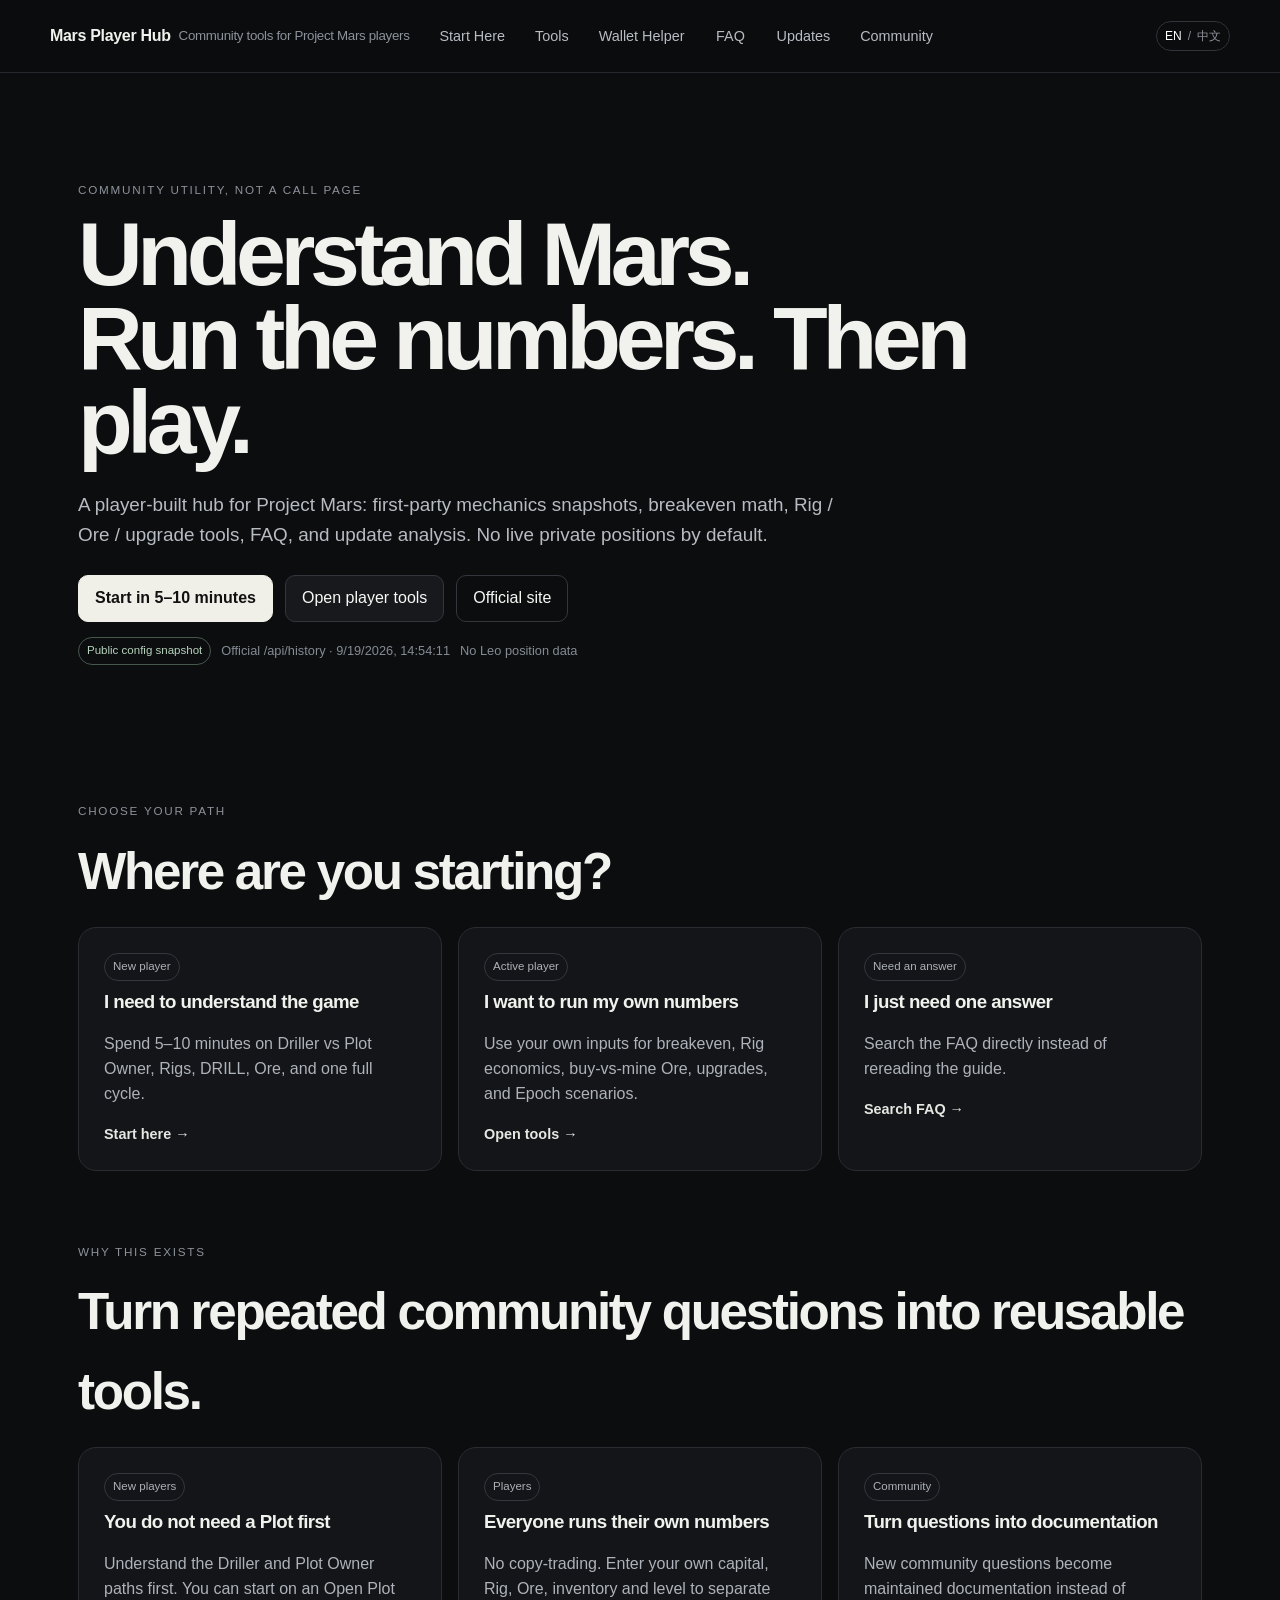
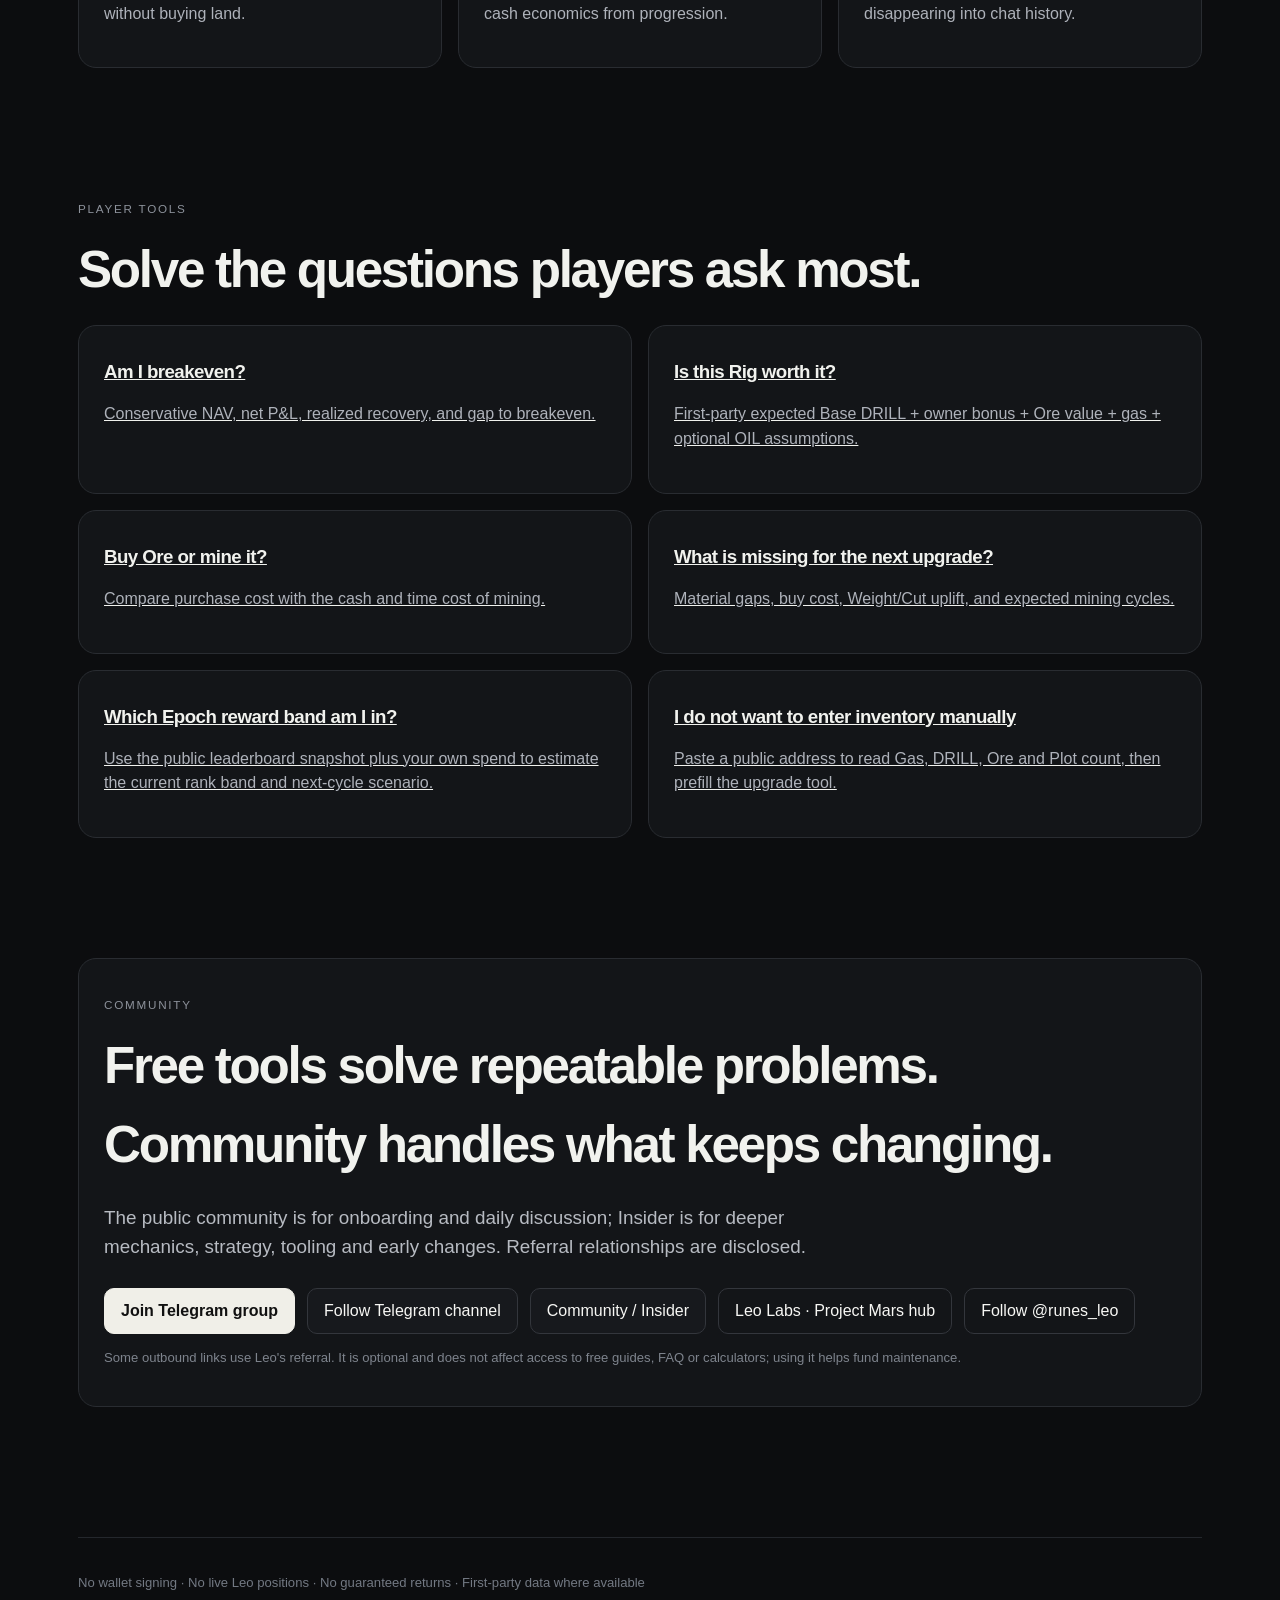
<file: index.html>
<!doctype html><html lang="zh-CN"><head><meta charset="utf-8"><meta name="viewport" content="width=device-width,initial-scale=1"><title>Mars Player Hub</title><link rel="stylesheet" href="./styles.css"></head><body>
<header class="nav"><a class="brand" href="./">Mars Player Hub <small>Project Mars 中文玩家中心</small></a><nav aria-label="主导航"><a href="./start.html">新手入门</a><a href="./tools.html">工具</a><a href="./wallet.html">钱包助手</a><a href="./faq.html">问答</a><a href="./updates.html">更新</a><a href="#community">社区</a></nav></header>
<main class="shell"><section class="hero"><p class="eyebrow">Community utility, not a call page</p><h1>看懂 Mars。<br>算清楚。再开始玩。</h1><p class="lede">给 Project Mars 新玩家和活跃玩家的中文上手中心：官方机制快照、自己的回本计算、Rig / Ore / 升级工具、FAQ 和更新解读。默认不展示任何人的实时仓位。</p><div class="actions"><a class="btn primary" href="./start.html">5–10 分钟入门</a><a class="btn" href="./tools.html">打开玩家工具</a><a class="btn ghost" data-track="official" href="https://leolabs.me/go/project-mars" target="_blank" rel="noreferrer">官方入口</a></div><div id="freshness" class="sourcebar"></div></section>
<section class="section quick-paths"><p class="eyebrow">Choose your path</p><h2 class="section-title">你现在是哪种情况？</h2><div class="grid"><a class="card path-card" href="./start.html"><span class="tag">第一次来</span><h3>我还没搞懂怎么玩</h3><p>先花 5–10 分钟看懂 Driller / Plot Owner、Rig、DRILL、Ore 和一轮完整流程。</p><strong>从 Start Here 开始 →</strong></a><a class="card path-card" href="./tools.html"><span class="tag">已经在玩</span><h3>我想算自己的账</h3><p>回本、Rig、Ore 买 vs 挖、升级、Epoch 五个工具直接用自己的数据计算。</p><strong>打开 Tools →</strong></a><a class="card path-card" href="./faq.html"><span class="tag">碰到问题</span><h3>我只想找一个答案</h3><p>直接搜索 FAQ，不需要从教程第一页重新看。</p><strong>搜索 FAQ →</strong></a></div><section class="section"><p class="eyebrow">Why this exists</p><h2 class="section-title">把群里重复解释的东西，做成所有人都能用的产品。</h2><div class="grid"><article class="card"><span class="tag">新人</span><h3>不用先买 Plot</h3><p>先理解 Driller / Plot Owner 两条路径。官方允许在 open plot 上先当 Driller，降低第一次参与门槛。</p></article><article class="card"><span class="tag">玩家</span><h3>每个人算自己的账</h3><p>不看 Leo 仓位。输入自己的投入、Rig、Ore、库存和等级，得到自己的现金账和成长账。</p></article><article class="card"><span class="tag">社区</span><h3>问题沉淀成 FAQ</h3><p>群里出现的新问题进入知识库，更新后统一修正，不让答案散落在聊天记录里。</p></article></div></section>
<section class="section"><p class="eyebrow">Player tools</p><h2 class="section-title">最常问的问题，先搞定。</h2><div class="grid two"><a class="card" href="./tools.html#pnl"><h3>我回本了吗？</h3><p>保守 NAV、净 P&L、已实现回收率、距离回本。</p></a><a class="card" href="./tools.html#rig"><h3>这档钻机（Rig）值不值？</h3><p>官方期望 Base DRILL + 地块主奖励 + 矿石价值 + Gas + 可选 OIL 假设。</p></a><a class="card" href="./tools.html#ore"><h3>矿石（Ore）买还是自己挖？</h3><p>购买成本 vs 自然挖矿的现金成本和时间成本。</p></a><a class="card" href="./tools.html#upgrade"><h3>升级还差多少？</h3><p>下一等级缺口、买齐成本、权重/分成提升、自然补料周期。</p></a><a class="card" href="./tools.html#epoch"><h3>我现在在哪个赛季（Epoch）档？</h3><p>匿名公共榜单快照 + 你的累计支出，计算静态名次区间和下一轮是否跨奖励档。</p></a><a class="card" href="./wallet.html"><h3>我不想手填库存</h3><p>只贴公开地址，读取 Gas、DRILL、矿石（Ore）和地块（Plot）数量，再带入升级工具。</p></a></div></section>
<section id="community" class="section"><div class="panel"><p class="eyebrow">Community</p><h2 class="section-title">免费工具解决共性问题，社区解决持续变化。</h2><p class="lede">公开群适合新人和日常交流；Insider 适合更深的机制、策略、工具和早期变化。入口与 referral 均已接入，并明确披露推荐关系。</p><div class="actions"><a class="btn primary" target="_blank" rel="noreferrer" data-track="tg_group" href="https://t.me/runesgang">加入 TG 大群</a><a class="btn" target="_blank" rel="noreferrer" data-track="tg_channel" href="https://t.me/runesgangalpha">订阅 TG 频道</a><a class="btn" target="_blank" rel="noreferrer" data-track="community" href="https://leolabs.me/go/community">社群总入口 / Insider</a><a class="btn ghost" target="_blank" rel="noreferrer" data-track="leolabs_mars" href="https://leolabs.me/tools/project-mars/">Leo Labs · Project Mars 专页</a><a class="btn ghost" target="_blank" rel="noreferrer" data-track="x" href="https://x.com/runes_leo">关注 @runes_leo</a></div><p class="disclosure">推荐入口包含 Leo 的 referral 关系。是否使用完全可选，不影响免费教程、FAQ 和计算器；使用推荐入口可以支持工具与社区持续维护。</p></div></section>
<footer class="footer">No wallet signing · No live Leo positions · No guaranteed returns · First-party data where available</footer></main><script type="module" src="./home.mjs"></script><script type="module" src="./analytics.mjs"></script></body></html>
</file>
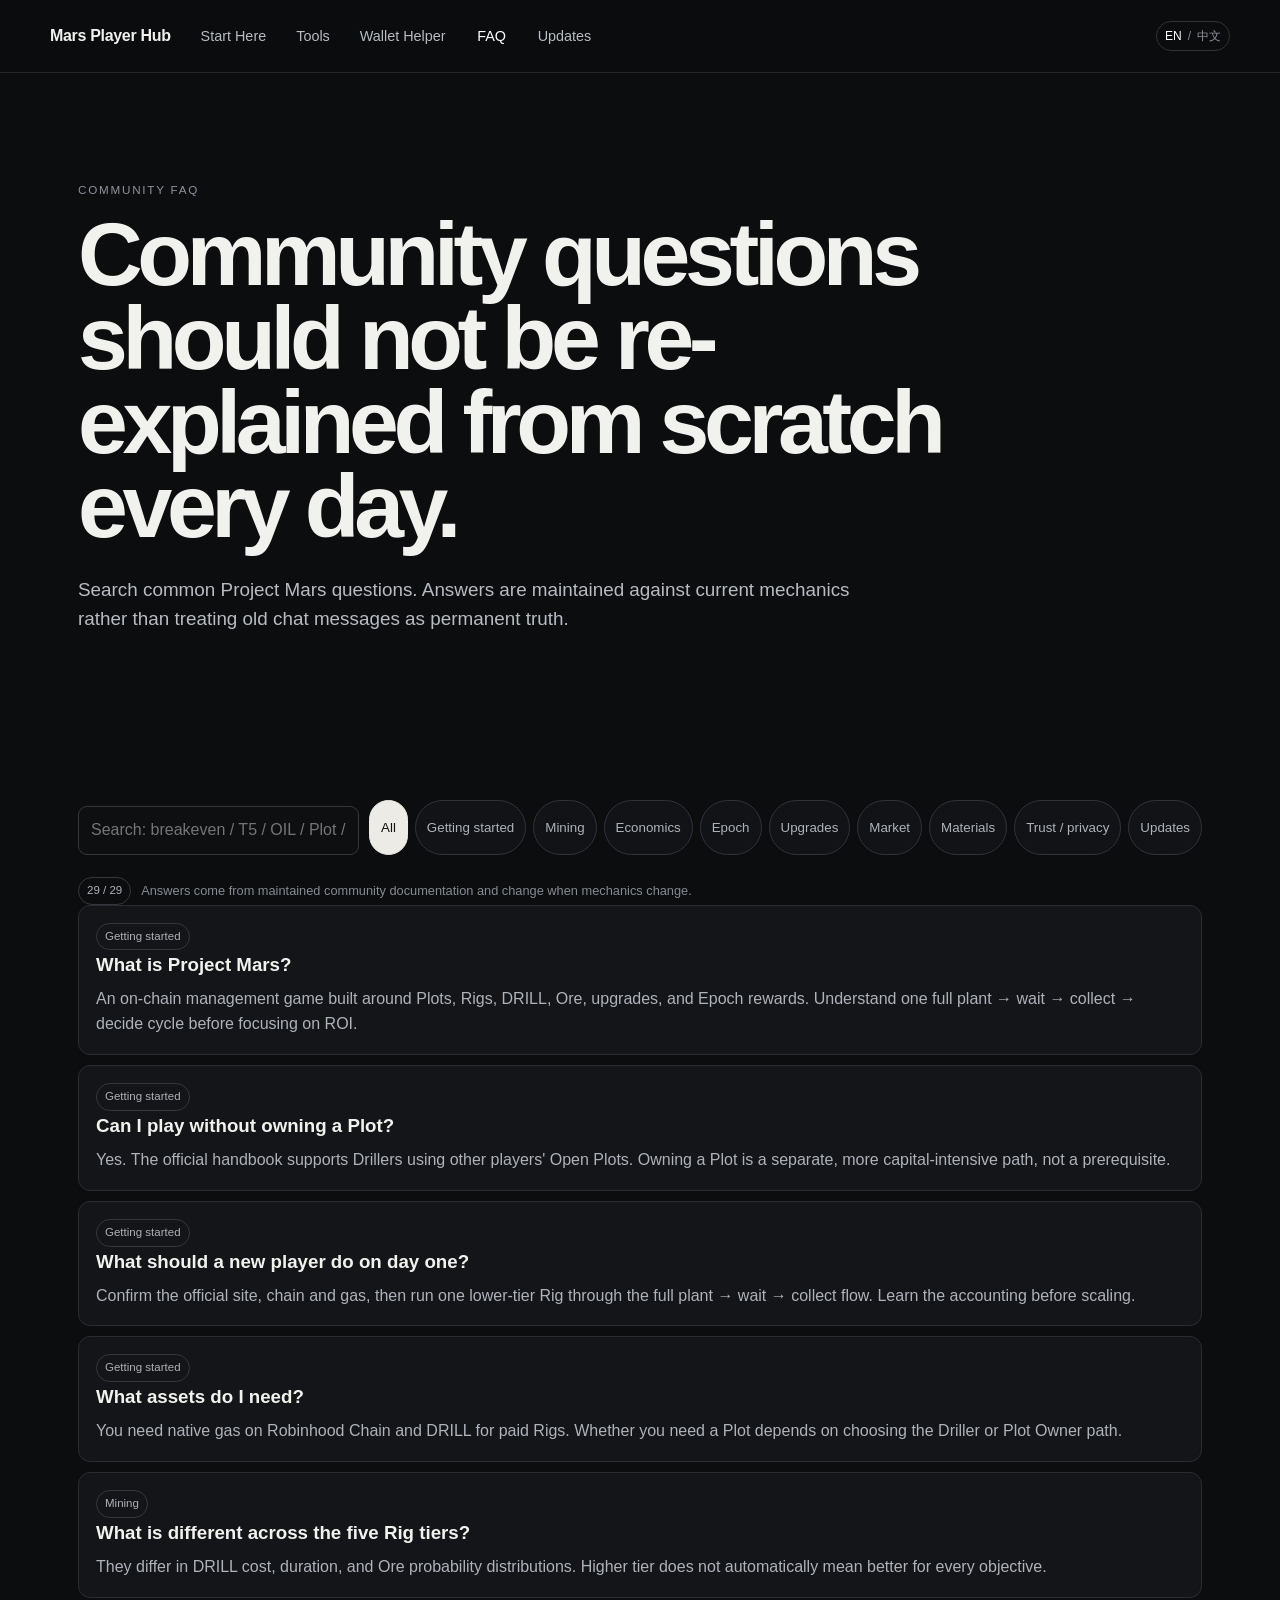
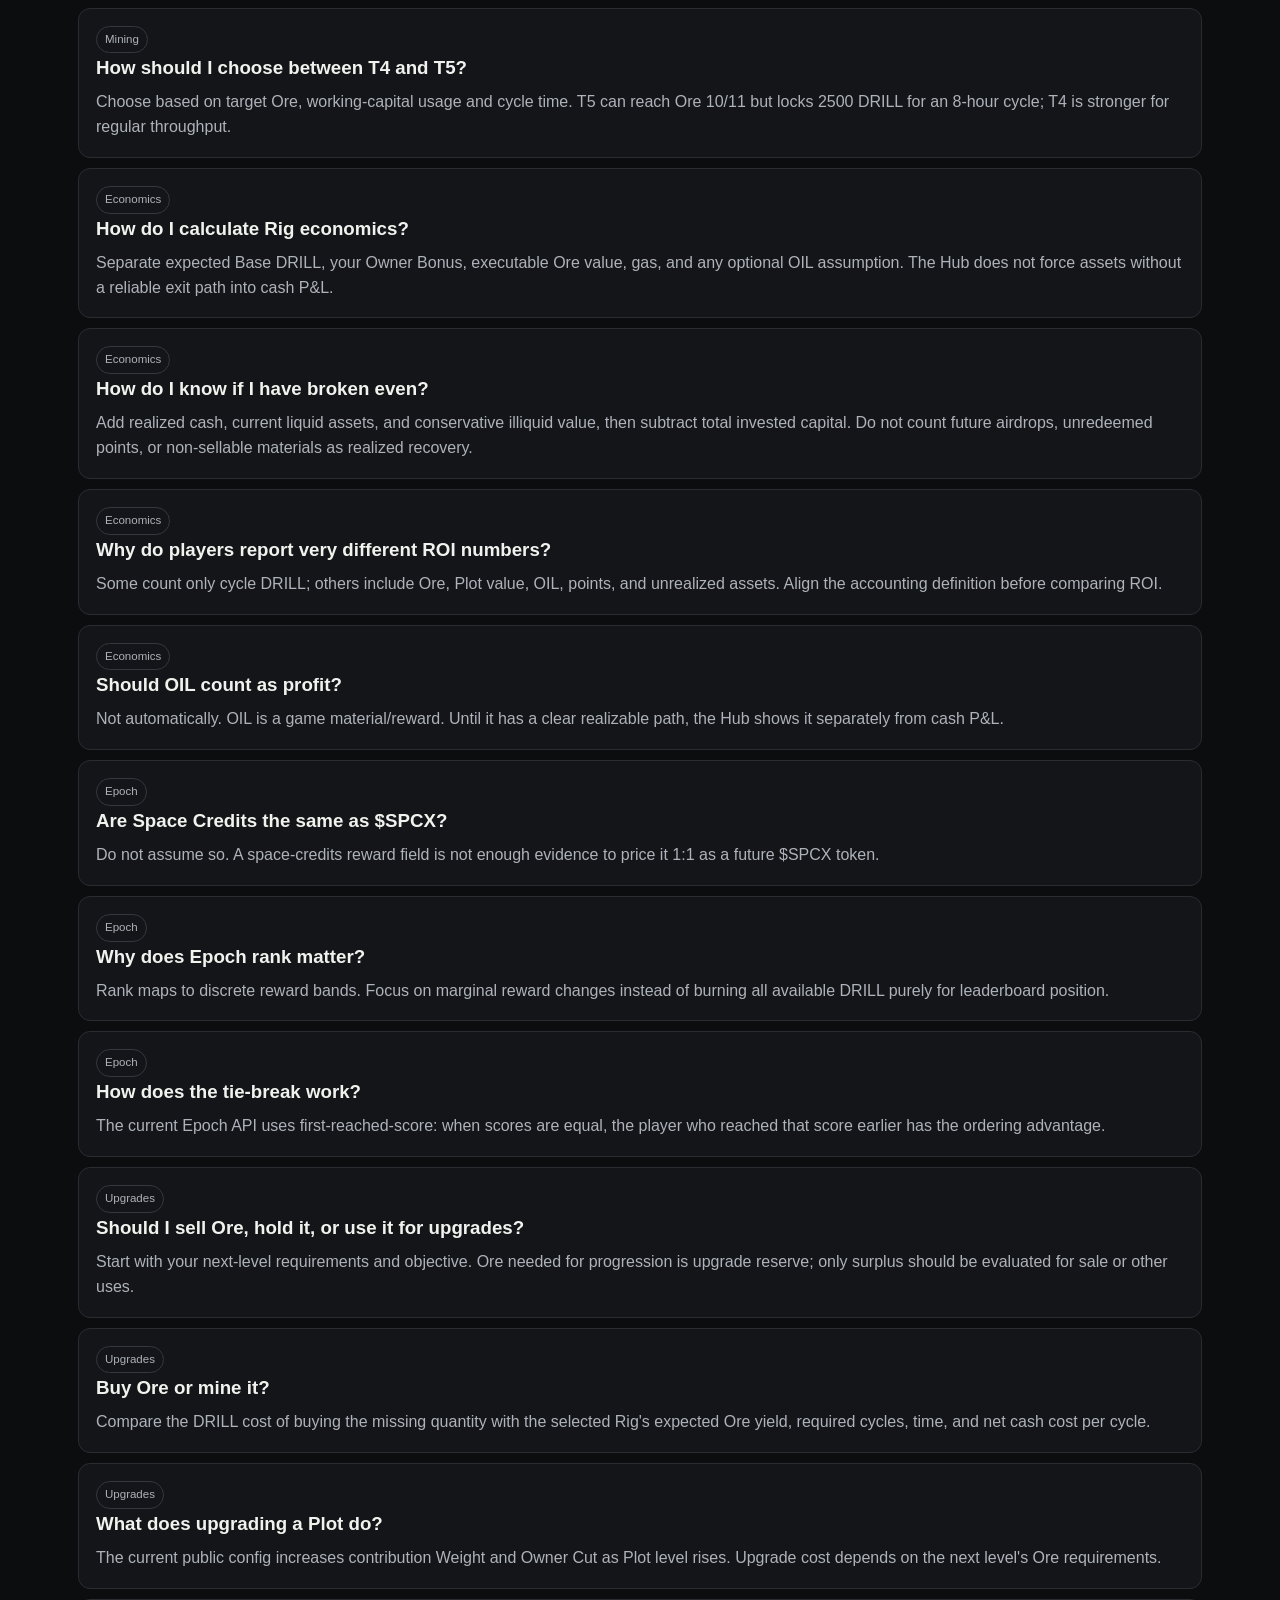
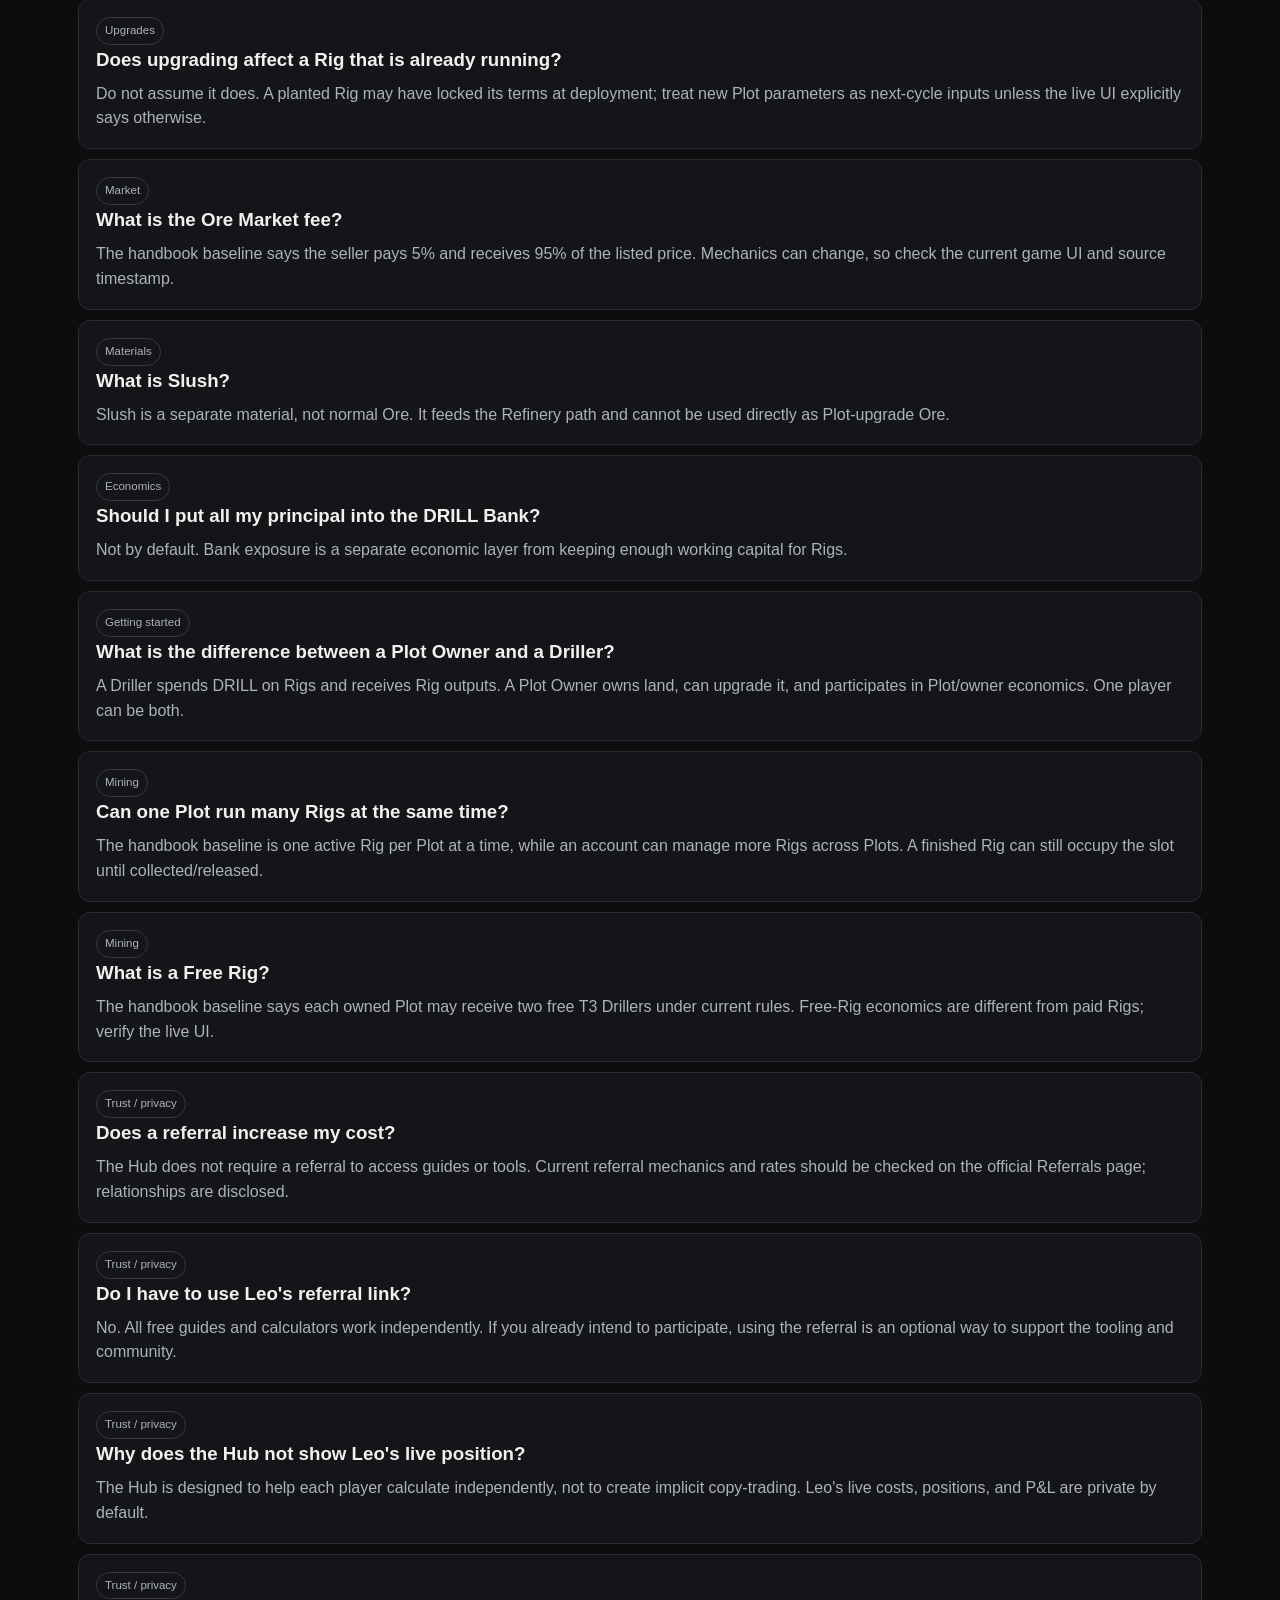
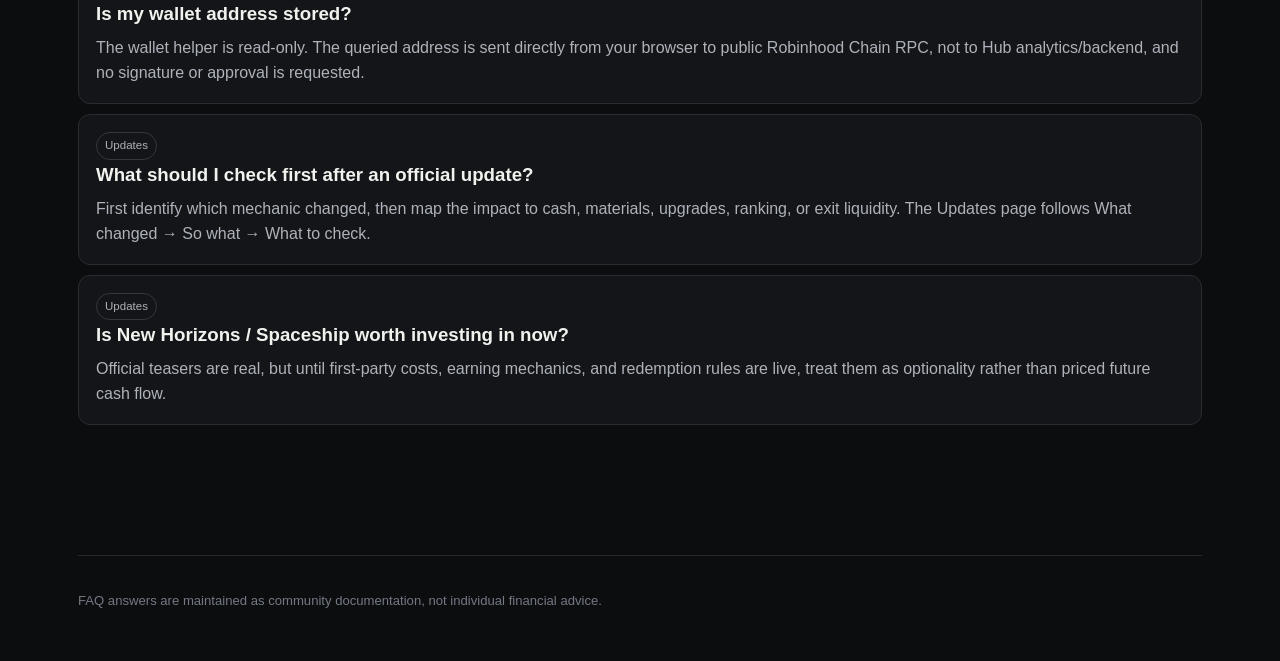
<file: faq.html>
<!doctype html><html lang="zh-CN"><head><meta charset="utf-8"><meta name="viewport" content="width=device-width,initial-scale=1"><title>FAQ — Mars Player Hub</title><link rel="stylesheet" href="./styles.css"></head><body>
<header class="nav"><a class="brand" href="./">Mars Player Hub</a><nav aria-label="主导航"><a href="./start.html">新手入门</a><a href="./tools.html">工具</a><a href="./wallet.html">钱包助手</a><a class="active" href="./faq.html">问答</a><a href="./updates.html">更新</a></nav></header>
<main class="shell"><section class="hero"><p class="eyebrow">Community FAQ</p><h1>群里问过的问题，不应该第二天再从头解释。</h1><p class="lede">搜索 Project Mars 的常见问题。答案会随着官方机制更新，不把聊天里旧口径当永久真理。</p></section>
<section class="section"><div class="faq-controls"><input id="faq-search" class="search" placeholder="搜索：回本 / T5 / OIL / Plot / Epoch…"><div id="faq-chips" class="chips"></div></div><div id="faq-count" class="sourcebar"></div><div id="faq-list" class="faq-list"></div></section>
<footer class="footer">FAQ answers are maintained as community documentation, not individual financial advice.</footer></main><script type="module" src="./faq.mjs"></script><script type="module" src="./analytics.mjs"></script></body></html>
</file>
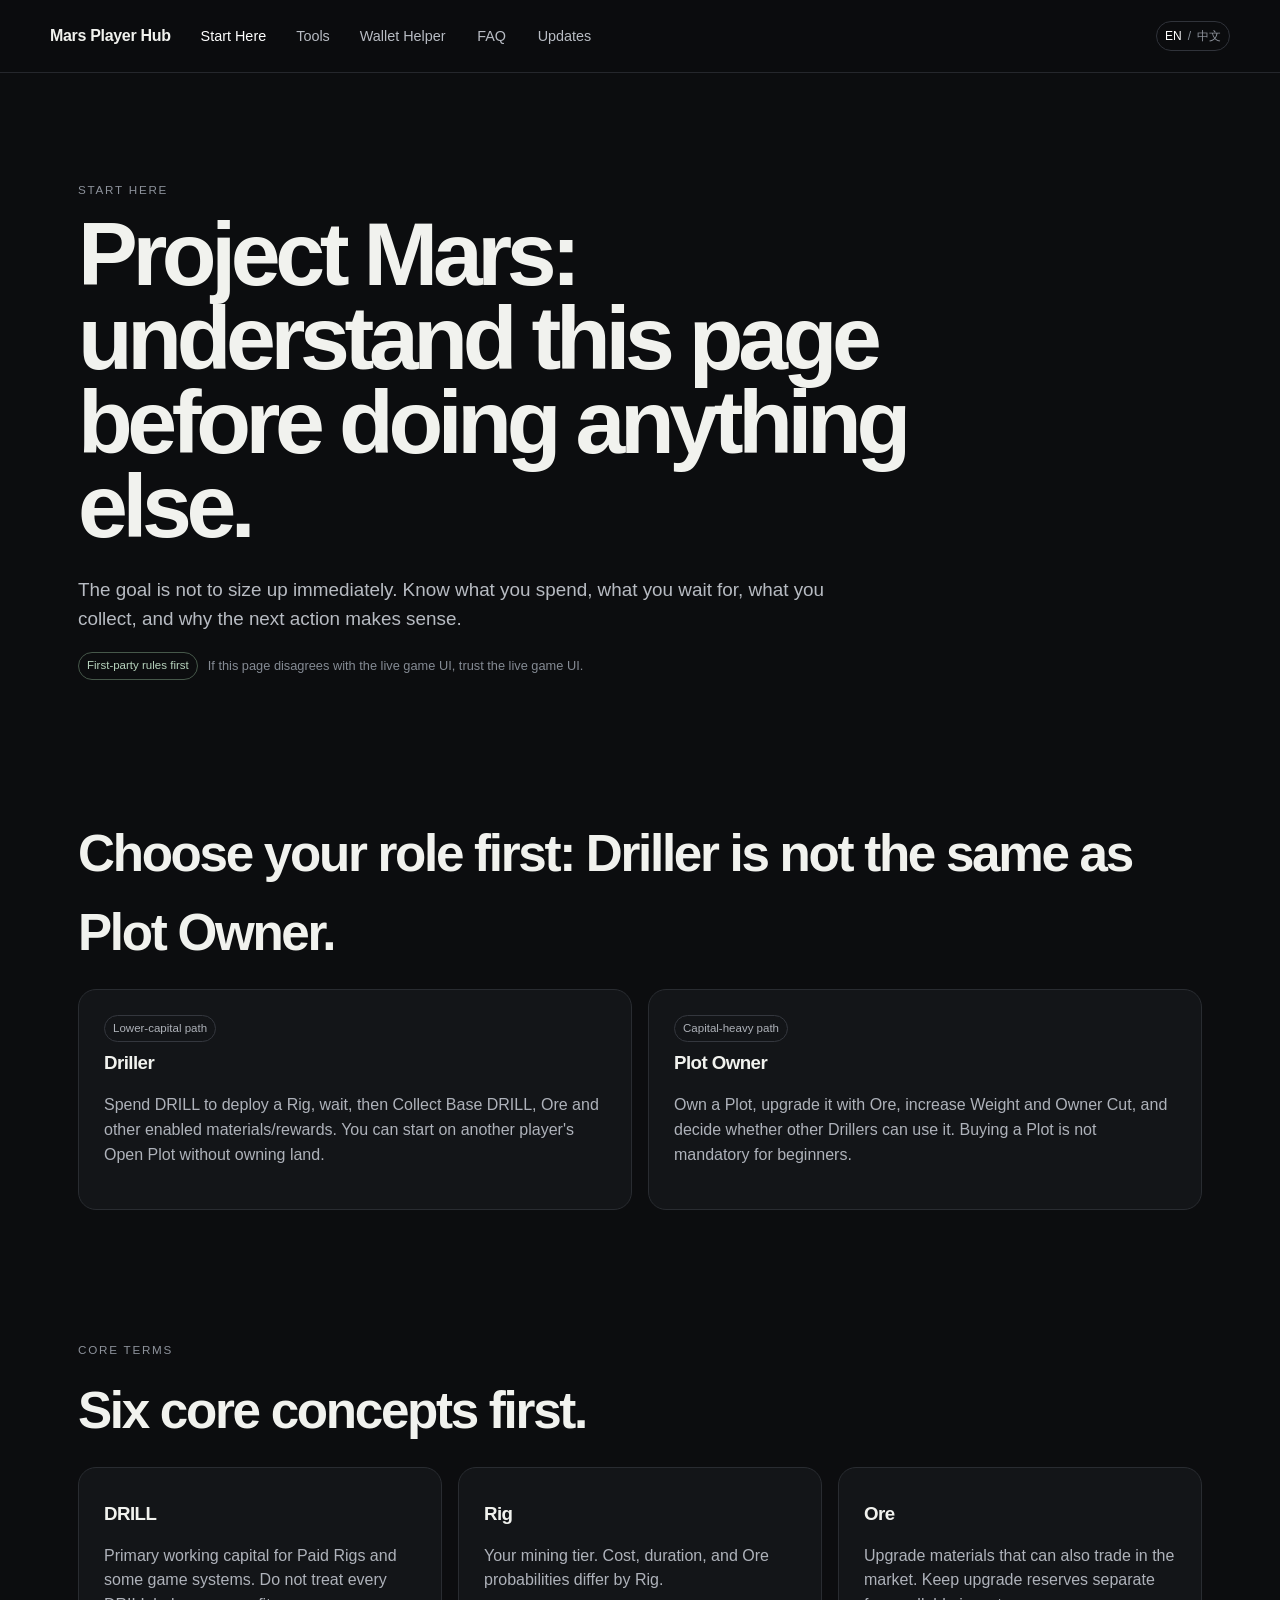
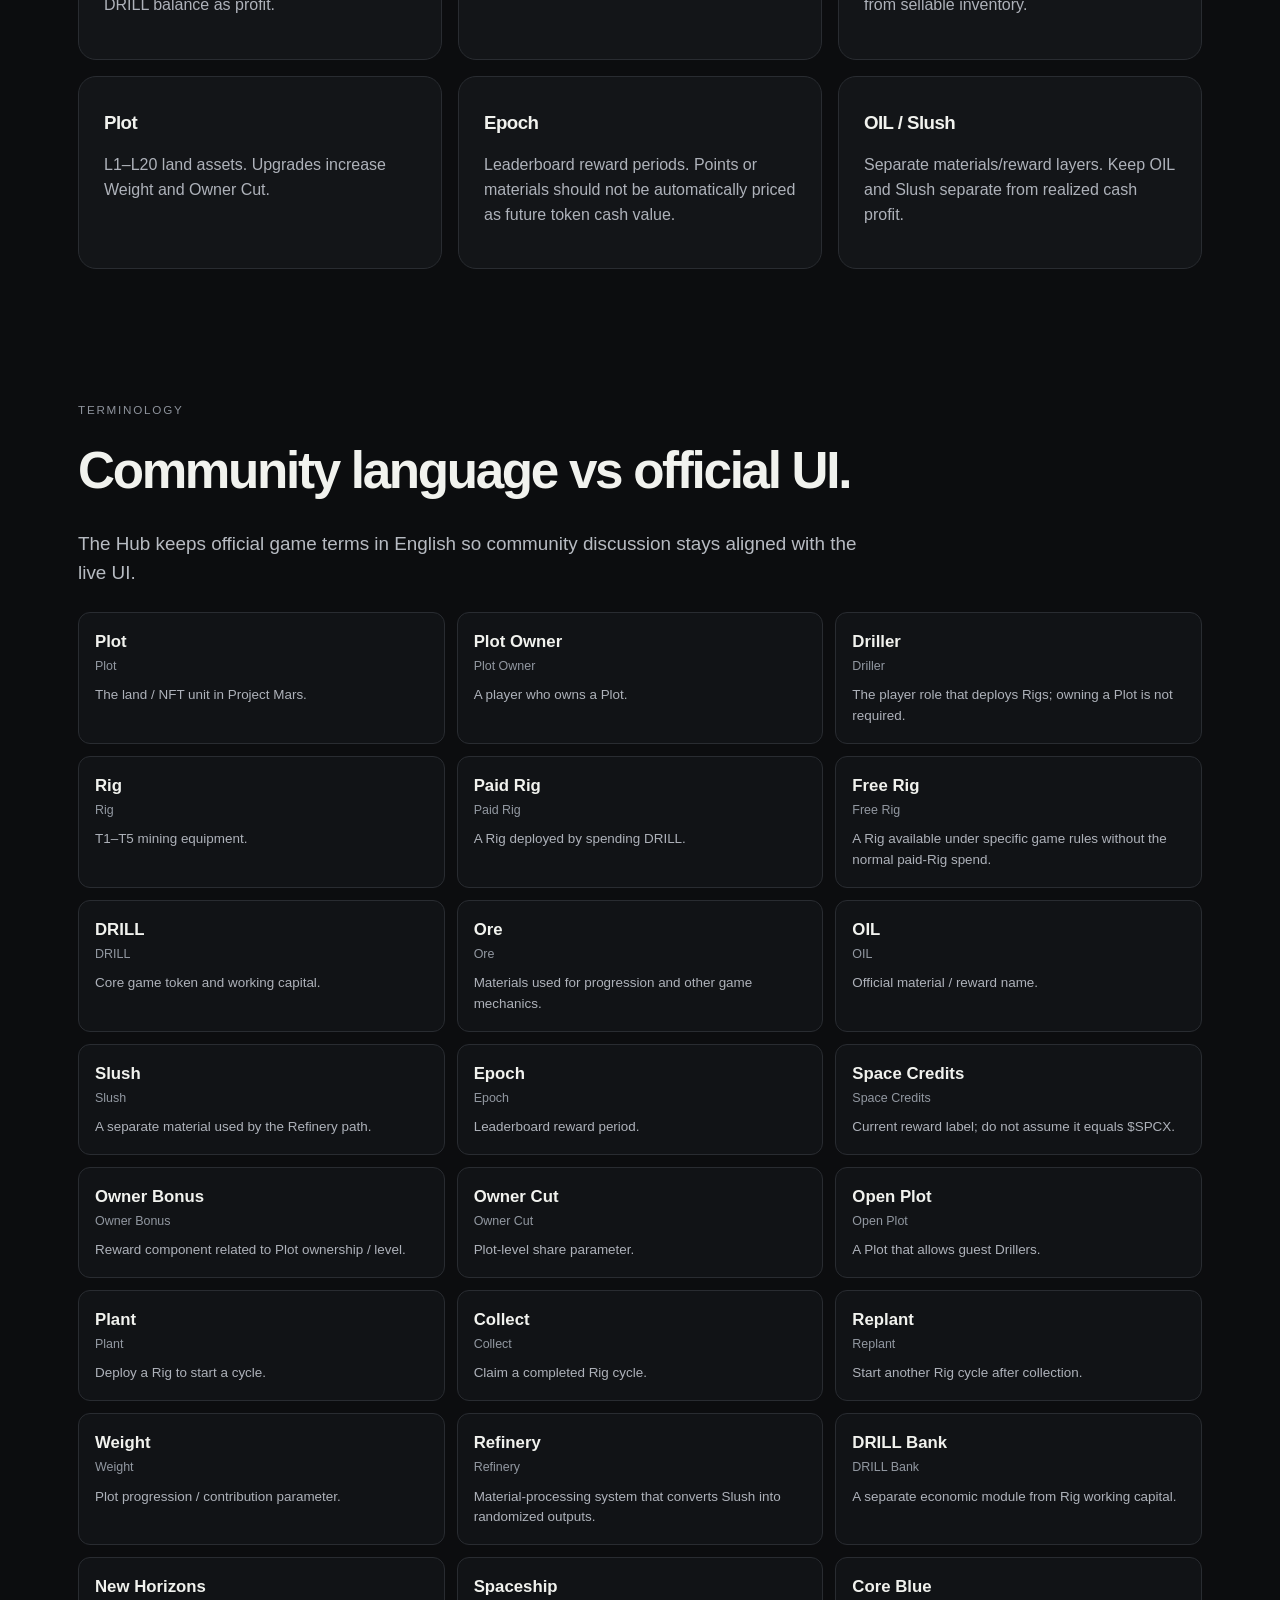
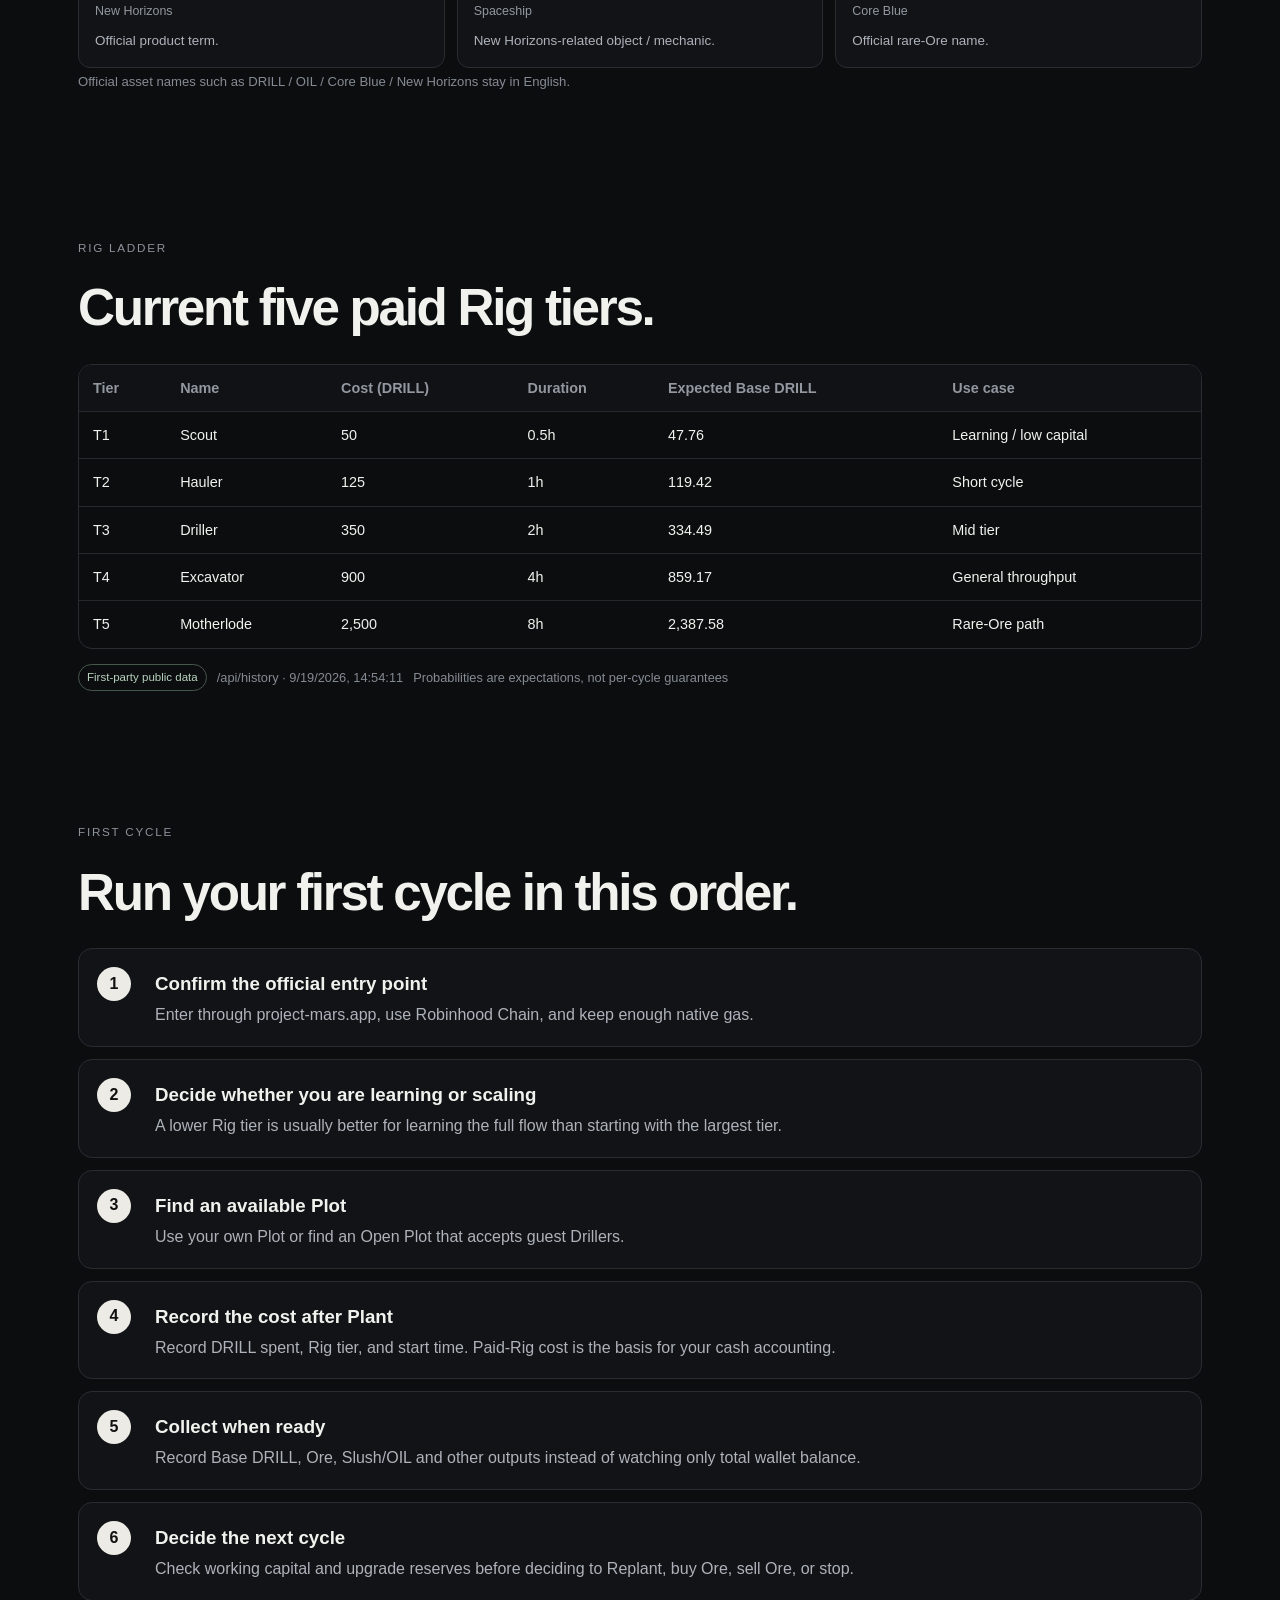
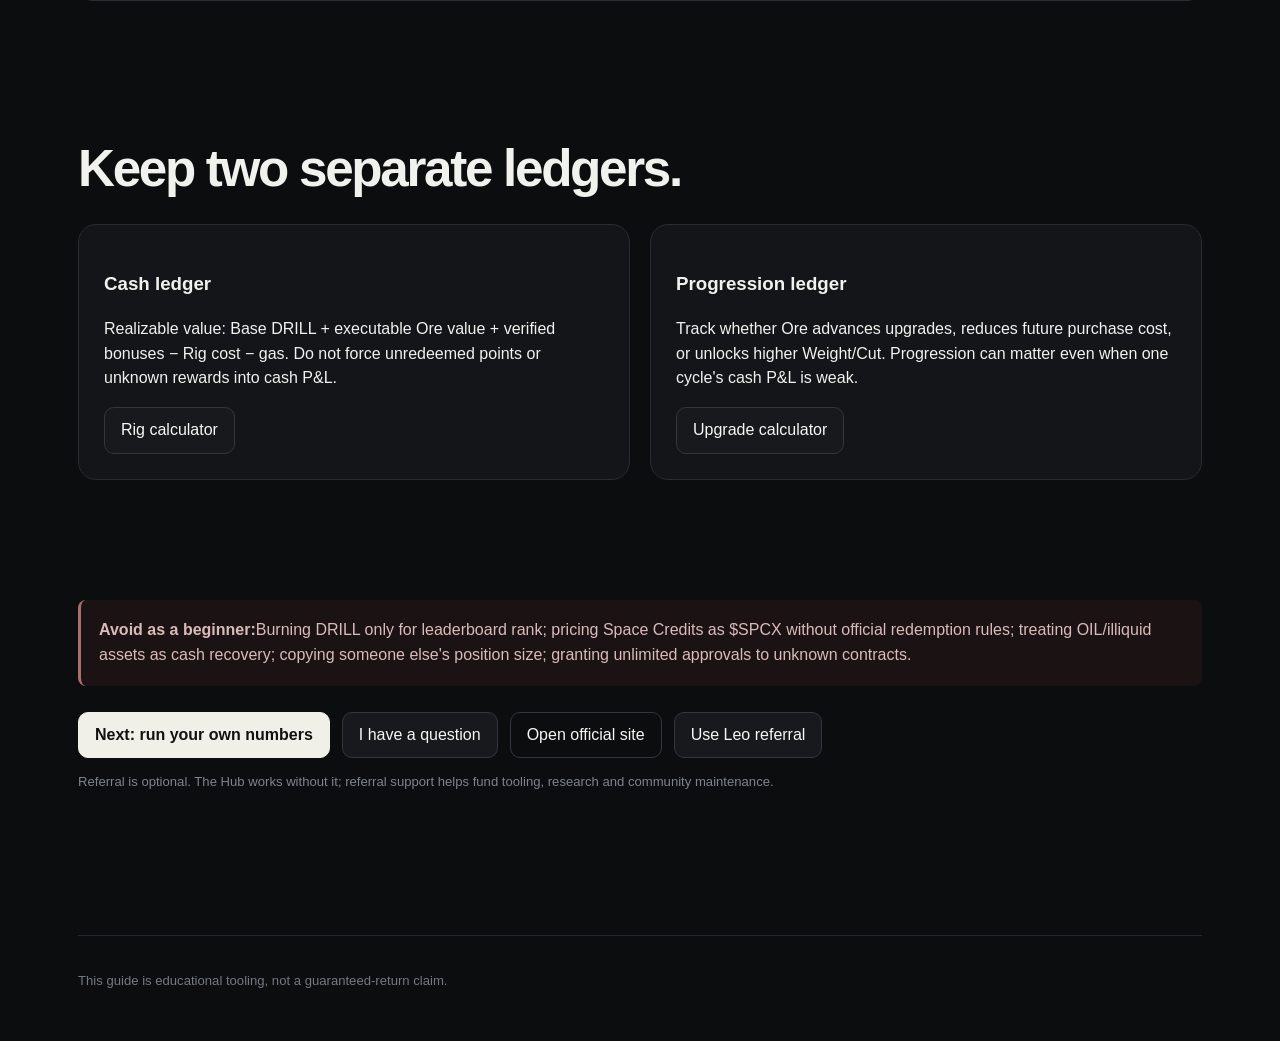
<file: start.html>
<!doctype html><html lang="zh-CN"><head><meta charset="utf-8"><meta name="viewport" content="width=device-width,initial-scale=1"><title>Start Here — Mars Player Hub</title><link rel="stylesheet" href="./styles.css"></head><body>
<header class="nav"><a class="brand" href="./">Mars Player Hub</a><nav aria-label="主导航"><a class="active" href="./start.html">新手入门</a><a href="./tools.html">工具</a><a href="./wallet.html">钱包助手</a><a href="./faq.html">问答</a><a href="./updates.html">更新</a></nav></header>
<main class="shell"><section class="hero"><p class="eyebrow">Start Here</p><h1>Project Mars，第一次只需要看懂这一页。</h1><p class="lede">目标不是让你马上放大仓位，而是让你知道自己在花什么、等什么、收什么，以及下一步为什么这样做。</p><div class="sourcebar"><span class="badge good">官方规则优先</span><span>如果页面参数与游戏当前 UI 不一致，以官方当前 UI 为准。</span></div></section>
<section class="section"><h2 class="section-title">先选角色：钻工（Driller）不等于地块主（Plot Owner）。</h2><div class="grid two"><article class="card"><span class="tag">轻入口</span><h3>钻工（Driller）</h3><p>花 DRILL 部署钻机（Rig），等待后收矿（Collect），拿 Base DRILL、矿石（Ore）和其他当前启用的材料/奖励。你可以在别人的开放地块（Open Plot）上开始，不必先买地。</p></article><article class="card"><span class="tag">重资本</span><h3>地块主（Plot Owner）</h3><p>持有地块（Plot）、用矿石（Ore）升级，提高权重（Weight）和地块主分成（Owner Cut），并管理是否开放给其他钻工。买地块不是新人的强制第一步。</p></article></div></section>
<section class="section"><p class="eyebrow">Core terms</p><h2 class="section-title">六个核心词先搞懂。</h2><div class="grid"><article class="card"><h3>DRILL</h3><p>Paid Rig 的主要工作资金，也用于部分建筑/市场。不要把全部 DRILL 都当“利润”。</p></article><article class="card"><h3>钻机（Rig）</h3><p>你选择的作业档位。成本、持续时间和矿石（Ore）概率不同。</p></article><article class="card"><h3>矿石（Ore）</h3><p>升级材料，也可以在市场交易。升级储备和可出售库存要分开。</p></article><article class="card"><h3>地块（Plot）</h3><p>L1–L20 的土地资产。升级会提高权重（Weight）与地块主分成（Owner Cut）。</p></article><article class="card"><h3>赛季（Epoch）</h3><p>排行榜奖励周期。当前奖励可能是积分/材料，不应自动折算成未来代币现金价值。</p></article><article class="card"><h3>OIL / 矿浆（Slush）</h3><p>独立材料/奖励层。OIL 保留官方英文；Slush 可在中文群里辅助称为“矿浆”。不要直接按现金利润记账。</p></article></div></section>
<section id="terms" class="section"><p class="eyebrow">中文术语</p><h2 class="section-title">群里怎么说，官方页面怎么写。</h2><p class="lede">本站不做整页中英双语。第一次出现用“中文（官方英文）”，后面优先中文。这样聊天顺口，回官方 UI 也能对得上。</p><div id="terms-grid" class="term-grid"></div><p class="helper">专有资产名如 DRILL / OIL / Core Blue / New Horizons 保留英文，不为了中文化而硬翻译。</p></section><section class="section"><p class="eyebrow">Rig ladder</p><h2 class="section-title">当前五档付费钻机（Paid Rig）。</h2><div class="table-wrap"><table><thead><tr><th>Tier</th><th>名称</th><th>成本 DRILL</th><th>时长</th><th>期望 Base DRILL</th><th>用途提示</th></tr></thead><tbody id="rig-table"></tbody></table></div><div id="config-source" class="sourcebar"></div></section>
<section class="section"><p class="eyebrow">First cycle</p><h2 class="section-title">新人第一轮照这个顺序。</h2><div class="steps"><div class="step"><div><h3>确认唯一入口</h3><p>从 project-mars.app 进入，钱包切到 Robinhood Chain，保留网络 gas。</p></div></div><div class="step"><div><h3>先决定“练手”还是“放大”</h3><p>第一次更适合用低档钻机（Rig）理解完整流程，而不是直接用最大 Tier 学习。</p></div></div><div class="step"><div><h3>找空闲地块（Plot）</h3><p>有自己的地块（Plot）可以自挖；没有地块，可以找允许访客的开放地块（Open Plot）。</p></div></div><div class="step"><div><h3>部署钻机（Plant）后记录成本</h3><p>记录花掉多少 DRILL、Rig Tier、开始时间。付费钻机（Paid Rig）成本是你后面算现金账的基准。</p></div></div><div class="step"><div><h3>到点收矿（Collect）</h3><p>记录收到的 base DRILL、Ore、Slush/OIL 等，不要只盯账户总余额。</p></div></div><div class="step"><div><h3>再决定下一轮</h3><p>先看工作资金是否够、Ore 是否要留给升级，再决定继续部署（Replant）、买矿、卖矿或停。</p></div></div></div></section>
<section class="section"><h2 class="section-title">一定要分“两本账”。</h2><div class="split"><div class="panel"><h3>现金账</h3><p>本轮可兑现价值：base DRILL + 可执行 Ore 价值 + 已验证 bonus − Rig 成本 − gas。未兑现积分、未知用途奖励不硬算现金。</p><a class="btn" href="./tools.html#rig">Rig 计算器</a></div><div class="panel"><h3>成长账</h3><p>Ore 是否帮助你升级、减少未来购买成本、解锁更高 weight/cut。成长价值可能解释为什么某轮现金账不漂亮但仍有进度。</p><a class="btn" href="./tools.html#upgrade">升级计算器</a></div></div></section>
<section class="section"><div class="callout danger"><strong>新人先别做：</strong>为了榜单纯烧 DRILL；把太空积分（Space Credits）当 $SPCX 计价；把 OIL/未流动资产当现金回本；复制别人仓位大小；给未知合约无限授权。</div><div class="actions"><a class="btn primary" href="./tools.html">下一步：算自己的账</a><a class="btn" href="./faq.html">我还有问题</a><a class="btn ghost" target="_blank" rel="noreferrer" data-track="official" href="https://leolabs.me/go/project-mars">打开官方站</a><a class="btn" target="_blank" rel="noreferrer" data-track="referral" href="https://leolabs.me/go/project-mars">使用 Leo 邀请入口</a></div><p class="disclosure">Referral 可选；不用 referral 也能完整使用本 Hub。推荐关系用于支持工具、研究和社区维护。</p></section>
<footer class="footer">This guide is educational tooling, not a guaranteed-return claim.</footer></main><script type="module" src="./start.mjs"></script><script type="module" src="./analytics.mjs"></script></body></html>
</file>
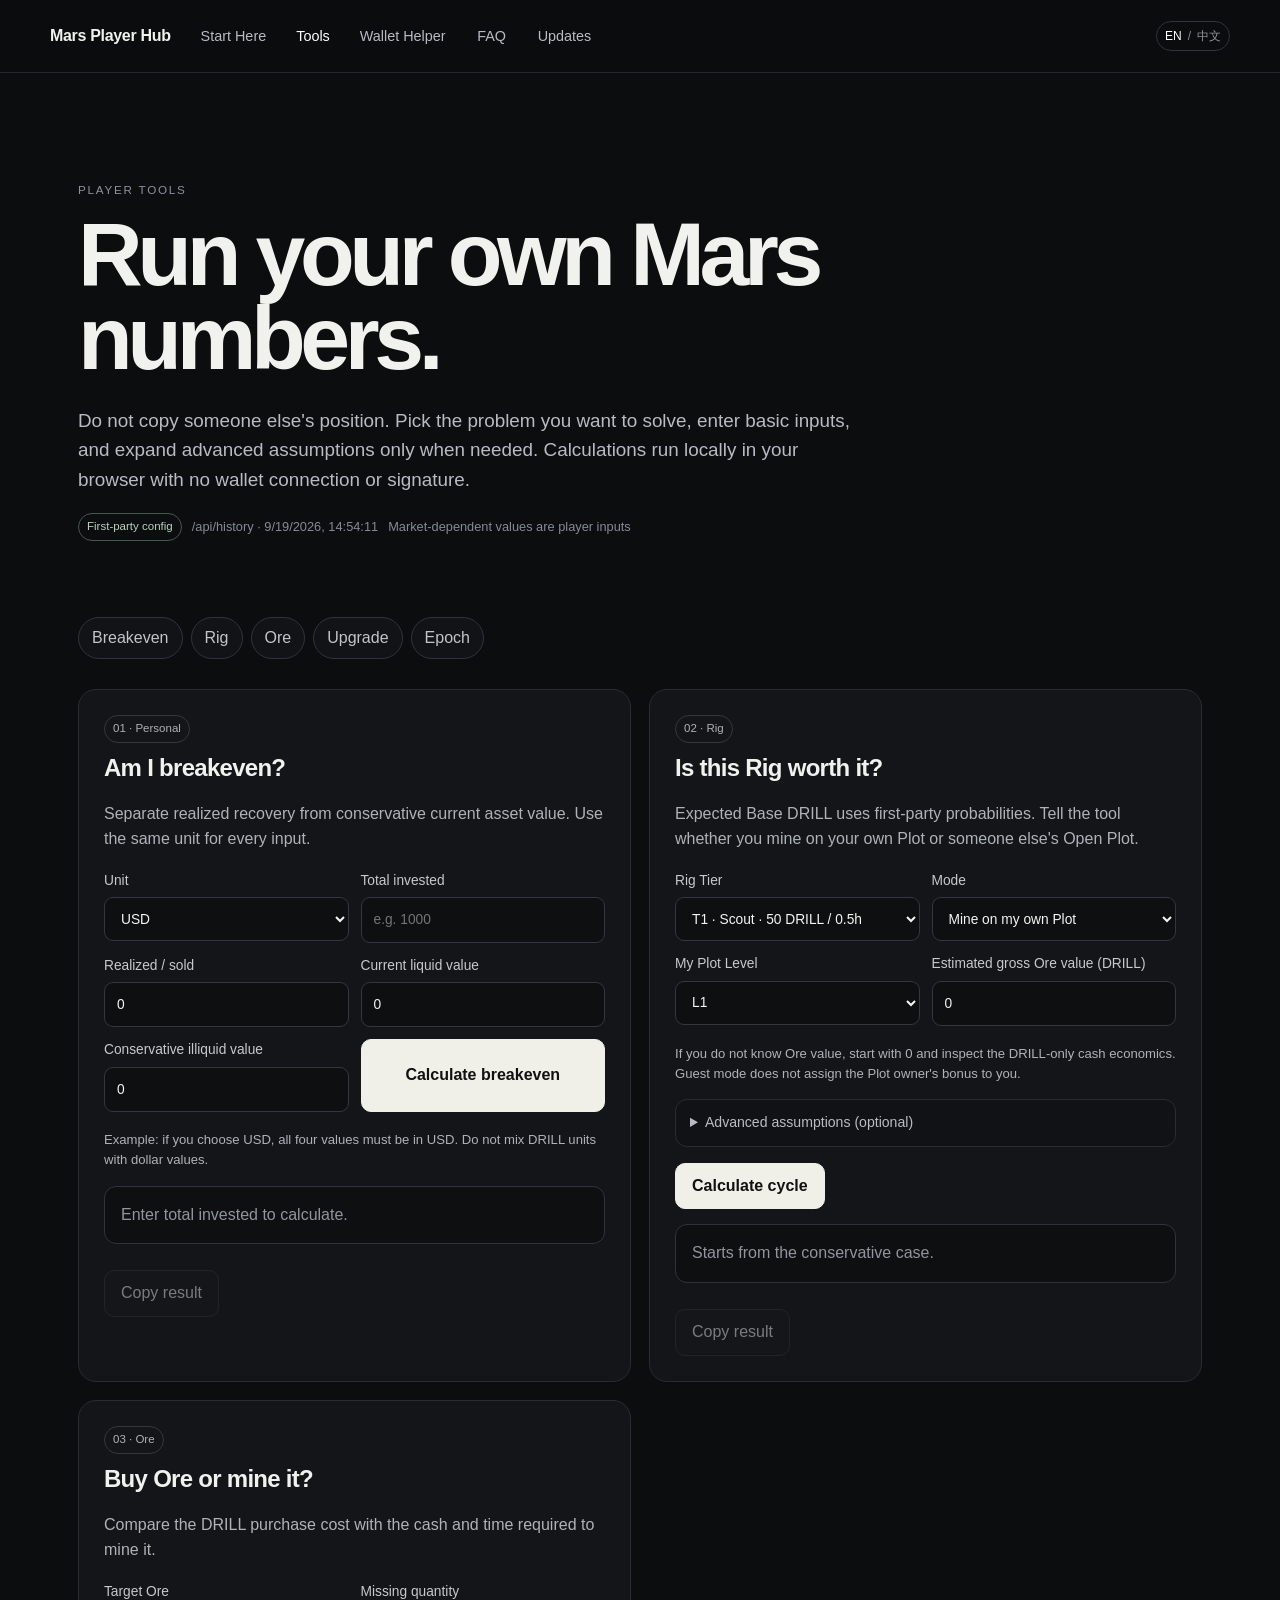
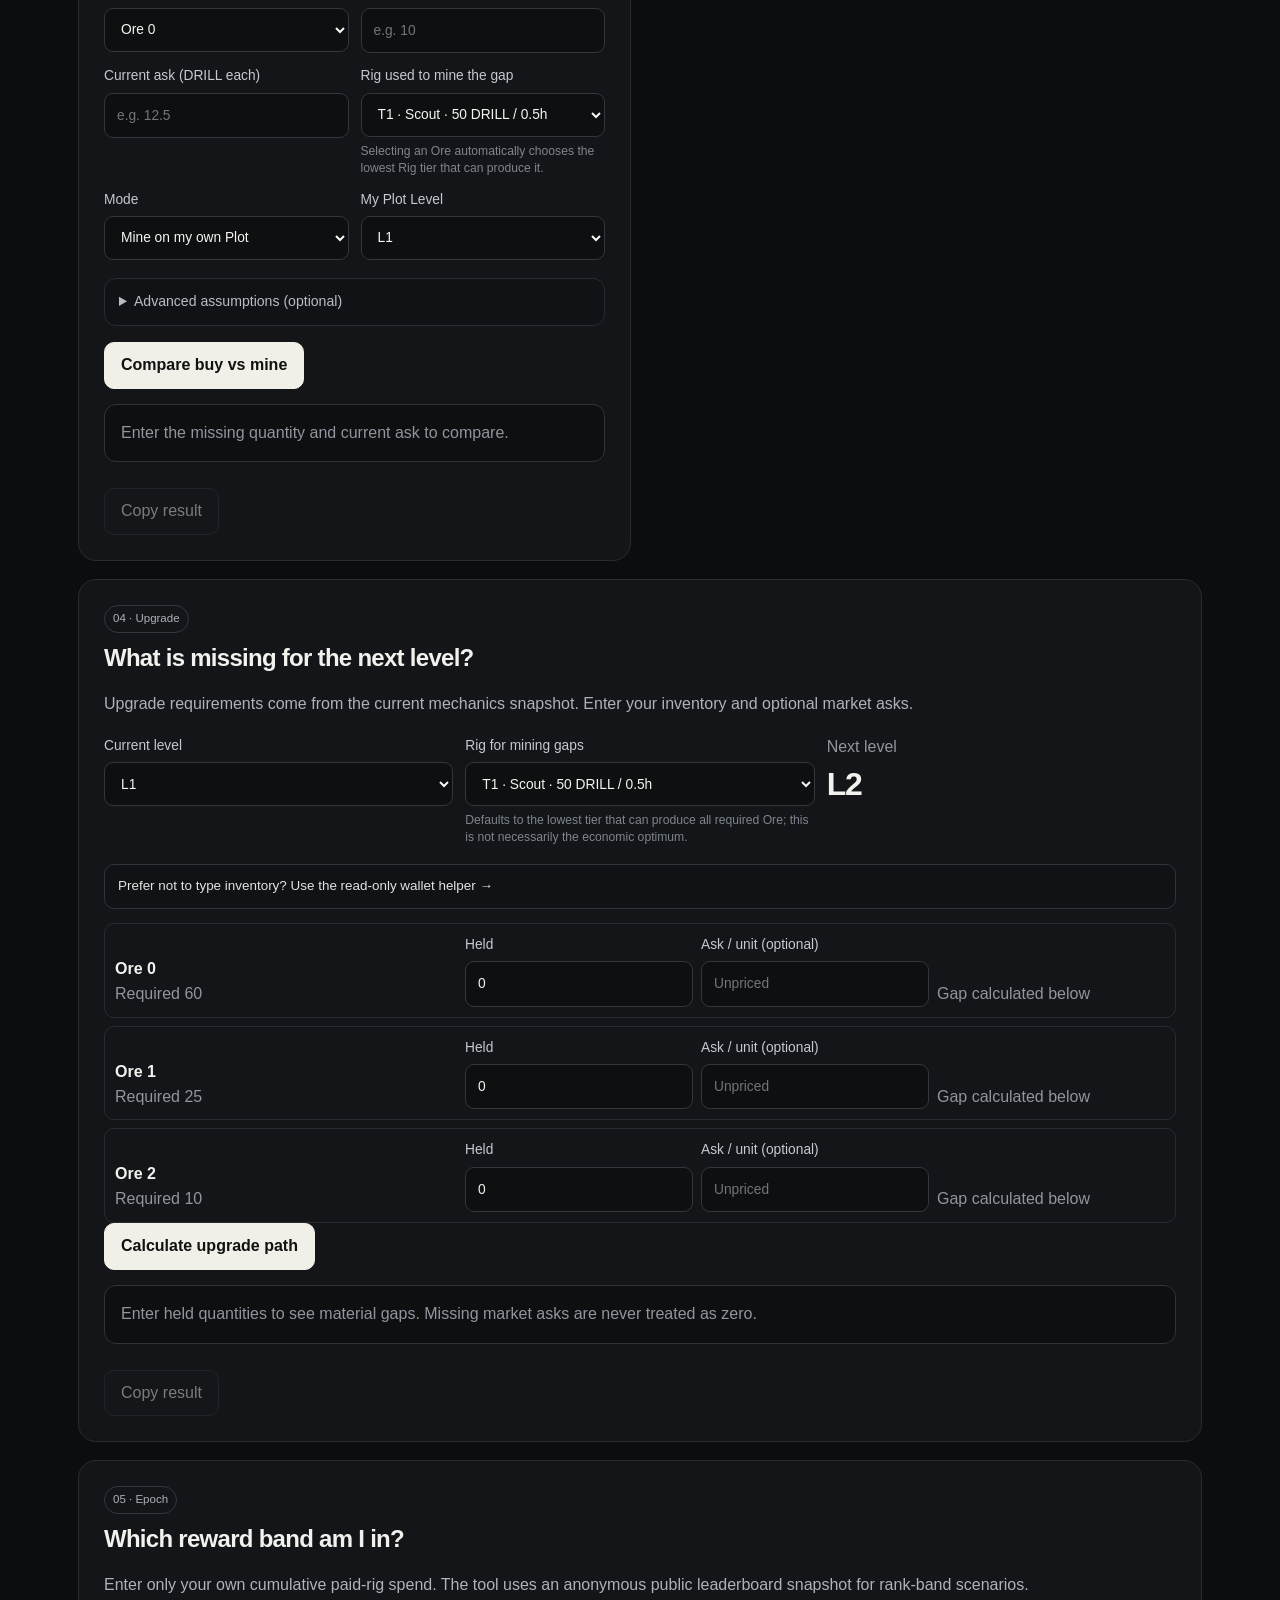
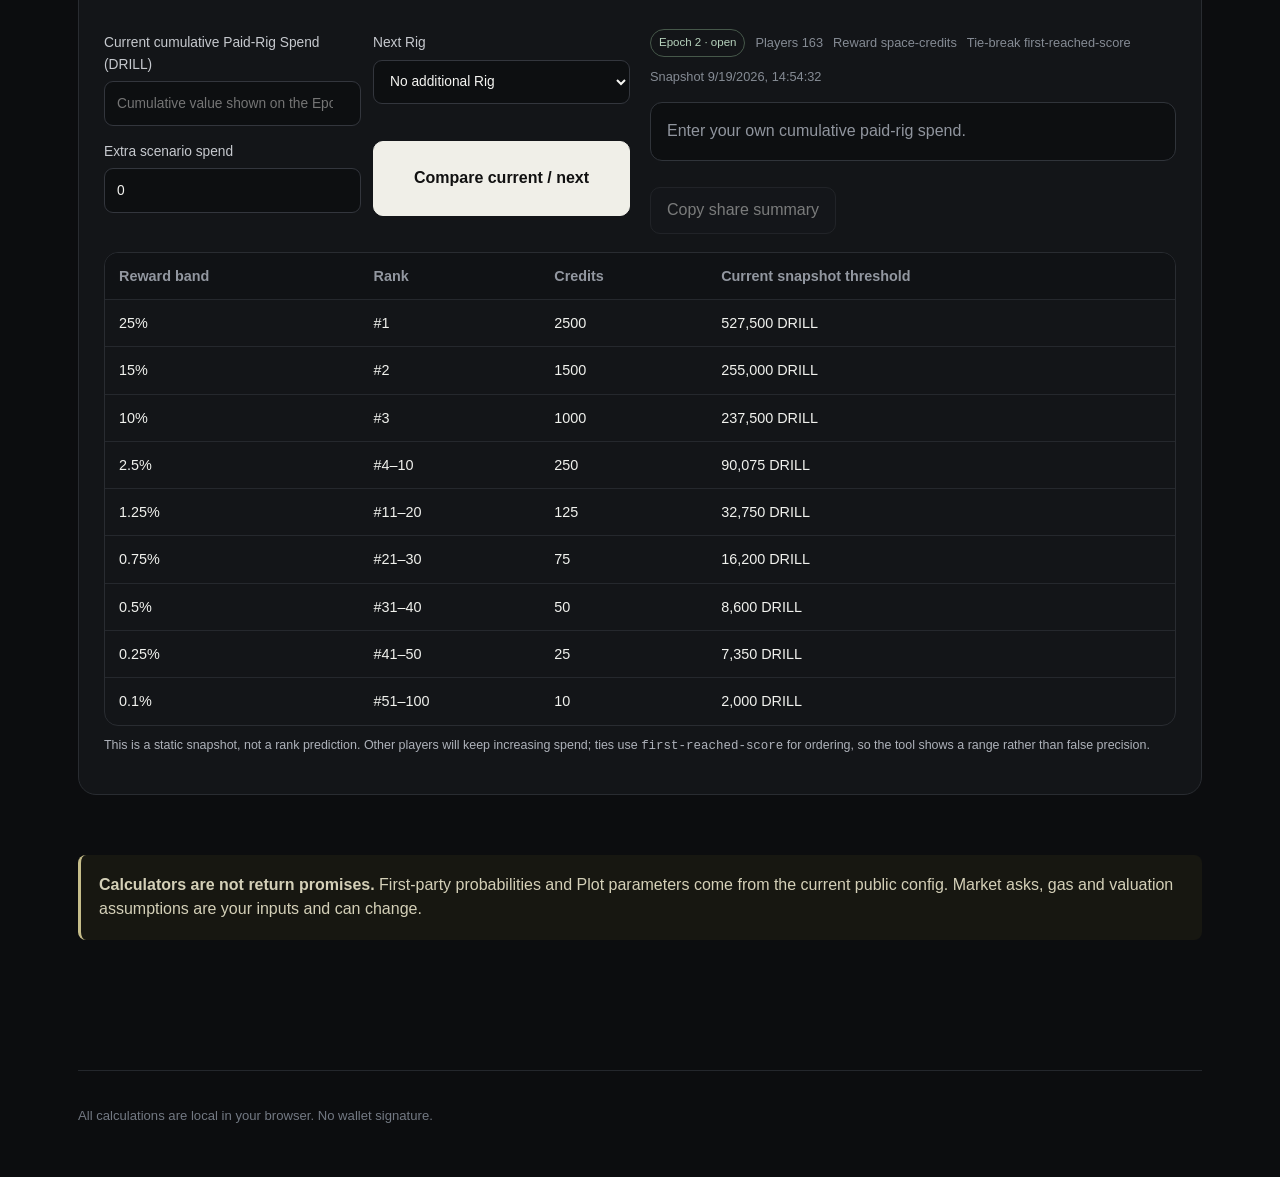
<file: tools.html>
<!doctype html><html lang="zh-CN"><head><meta charset="utf-8"><meta name="viewport" content="width=device-width,initial-scale=1"><title>Tools — Mars Player Hub</title><link rel="stylesheet" href="./styles.css"></head><body>
<header class="nav"><a class="brand" href="./">Mars Player Hub</a><nav aria-label="主导航"><a href="./start.html">新手入门</a><a class="active" href="./tools.html">工具</a><a href="./wallet.html">钱包助手</a><a href="./faq.html">问答</a><a href="./updates.html">更新</a></nav></header>
<main class="shell"><section class="hero"><p class="eyebrow">Player tools</p><h1>算你自己的 Mars。</h1><p class="lede">不看别人的仓位。先选你想解决的问题。基础参数就能开始算；Gas、OIL、额外 bonus 等放在“高级参数”里。所有计算都在浏览器本地完成，不连接钱包、不签名。</p><div id="tool-source" class="sourcebar"></div></section>

<nav class="tool-jump" aria-label="工具快速导航">
  <a href="#pnl">回本</a><a href="#rig">Rig</a><a href="#ore">Ore</a><a href="#upgrade">升级</a><a href="#epoch">Epoch</a>
</nav>

<div class="tool-grid">
<section id="pnl" class="tool"><span class="tag">01 · Personal</span><h2>我回本了吗？</h2><p>把已回收现金和当前资产保守估值分开。所有输入必须使用同一种单位。</p>
<form id="pnl-form" class="form-grid">
  <label>计算单位<select name="unit"><option value="USD">USD</option><option value="USDT">USDT</option><option value="DRILL">DRILL</option></select></label>
  <label>累计投入<input name="invested" type="number" step="0.01" min="0" required placeholder="例如 1000"></label>
  <label>已回收 / 已卖出<input name="realized" type="number" step="0.01" min="0" value="0"></label>
  <label>当前流动资产价值<input name="liquid" type="number" step="0.01" min="0" value="0"></label>
  <label>非流动资产保守估值<input name="illiquid" type="number" step="0.01" min="0" value="0"></label>
  <button class="btn primary" type="submit">计算回本</button>
</form>
<p class="helper">例：如果选择 USD，四个金额都用 USD；不要把 DRILL 数量和美元价值混在一起。</p>
<div id="pnl-result" class="result muted">输入累计投入后即可计算。</div><div class="actions"><button id="pnl-copy" data-track="copy_pnl" class="btn" disabled>复制结果摘要</button></div></section>

<section id="rig" class="tool"><span class="tag">02 · Rig</span><h2>这档钻机（Rig）值不值？</h2><p>官方概率计算期望 Base DRILL。先告诉工具你是在自己的 Plot，还是别人的 open plot。</p>
<form id="rig-form">
  <div class="form-grid">
    <label>钻机档位（Rig Tier）<select name="tier" class="rig-select"></select></label>
    <label>参与方式<select name="ownershipMode" class="ownership-mode"><option value="own">我在自己的地块（Plot）上挖</option><option value="guest">我在别人的开放地块（Open Plot）上挖</option></select></label>
    <label class="own-plot-field">自己的地块等级（Plot Level）<select name="plotLevel" class="level-select"></select></label>
    <label>矿石（Ore）预计税前可卖总价（DRILL）<input name="oreGrossValue" type="number" step="0.01" min="0" value="0"></label>
  </div>
  <p class="helper">不知道 Ore 值多少先填 0，先看纯 DRILL 现金账。访客模式不会自动把地主 owner bonus 算到你头上。</p>
  <details class="advanced"><summary>高级参数（可选）</summary><div class="form-grid">
    <label>Gas 折算 DRILL<input name="gasDrill" type="number" step="0.01" min="0" value="0"></label>
    <label>每 OIL 自定义估值<input name="oilValuePerUnit" type="number" step="0.01" min="0" value="0"></label>
    <label>其他已确认 Bonus（DRILL）<input name="extraBonusDrill" type="number" step="0.01" min="0" value="0"></label>
  </div><p class="helper">OIL 默认按 0 计价。只有你有明确估值依据时才填写。</p></details>
  <button class="btn primary" type="submit">算这轮</button>
</form>
<div id="rig-result" class="result muted">默认从最保守口径开始。</div><div class="actions"><button id="rig-copy" data-track="copy_rig" class="btn" disabled>复制结果摘要</button></div></section>

<section id="ore" class="tool"><span class="tag">03 · Ore</span><h2>矿石（Ore）买还是自己挖？</h2><p>同时比较直接买入的 DRILL 成本和自然挖矿所需的现金/时间成本。</p>
<form id="ore-form">
  <div class="form-grid">
    <label>目标矿石（Ore）<select name="oreId" class="ore-select"></select></label>
    <label>还缺多少<input name="missingQty" type="number" step="0.01" min="0" required placeholder="例如 10"></label>
    <label>当前 Ask（DRILL / 个）<input name="askPerOre" type="number" step="0.01" min="0" required placeholder="例如 12.5"></label>
    <label>用于补料的钻机（Rig）<select name="tier" class="rig-select"></select><span class="field-help">选择目标矿石（Ore） 后，会自动跳到能产出的最低 Tier。</span></label>
    <label>参与方式<select name="ownershipMode" class="ownership-mode"><option value="own">我在自己的地块（Plot）上挖</option><option value="guest">我在别人的开放地块（Open Plot）上挖</option></select></label>
    <label class="own-plot-field">自己的地块等级（Plot Level）<select name="plotLevel" class="level-select"></select></label>
  </div>
  <details class="advanced"><summary>高级参数（可选）</summary><div class="form-grid">
    <label>每轮其他产出的净价值（DRILL）<input name="otherOutputNet" type="number" step="0.01" min="0" value="0"></label>
    <label>每轮 Gas 折算 DRILL<input name="gasDrill" type="number" step="0.01" min="0" value="0"></label>
    <label>其他已确认 Bonus（DRILL）<input name="extraBonusDrill" type="number" step="0.01" min="0" value="0"></label>
  </div></details>
  <button class="btn primary" type="submit">比较买 vs 挖</button>
</form>
<div id="ore-result" class="result muted">填“缺多少”和当前 Ask 后比较。</div><div class="actions"><button id="ore-copy" data-track="copy_ore" class="btn" disabled>复制结果摘要</button></div></section>

<section id="upgrade" class="tool wide"><span class="tag">04 · Upgrade</span><h2>下一等级还缺多少？</h2><p>官方升级表自动带出需求。你只填自己的库存；有市场 Ask 再填，没有就留空。</p>
<div class="form-grid three"><label>当前等级<select id="upgrade-level" class="level-select"></select></label><label>用于自然补料的 Rig<select id="upgrade-rig" class="rig-select"></select><span class="field-help">默认选能覆盖本级所需 Ore 的最低 Tier；这不代表经济最优。</span></label><div><span class="muted">下一等级</span><div id="next-level" class="metric">—</div></div></div>
<div id="wallet-prefill-status" class="wallet-prefill-status"><a href="./wallet.html">不想手填矿石库存？用只读钱包助手 →</a></div><div id="requirements" class="requirements"></div><button id="upgrade-calc" class="btn primary">计算升级路径</button>
<div id="upgrade-result" class="result muted">填写持有量即可看材料缺口；Ask 不填就不假装有买入价格。</div><div class="actions"><button id="upgrade-copy" data-track="copy_upgrade" class="btn" disabled>复制结果摘要</button></div></section>

<section id="epoch" class="tool wide"><span class="tag">05 · Epoch</span><h2>我现在在哪个奖励档？</h2><p>只输入自己的累计 paid-rig spend，不需要钱包地址。工具用匿名公共榜单快照显示静态名次区间和下一轮情景。</p>
<div class="split"><form id="epoch-form" class="form-grid"><label>当前累计付费钻机支出（Paid-Rig Spend，DRILL）<input name="spentDrill" type="number" step="0.01" min="0" required placeholder="在 Epoch / Leaderboard 页面看到的累计数"></label><label>下一轮钻机（Rig）<select name="plannedTier" id="epoch-rig"><option value="0">不加 Rig</option></select></label><label>额外情景 Spend（可选）<input name="extraSpend" type="number" step="0.01" min="0" value="0"></label><button class="btn primary" type="submit">看当前 / 下一轮</button></form><div><div id="epoch-meta" class="sourcebar"></div><div id="epoch-result" class="result muted">输入你自己的累计 paid-rig spend。</div><div class="actions"><button id="epoch-copy" data-track="copy_epoch" class="btn" disabled>复制分享摘要</button></div></div></div>
<div class="table-wrap" style="margin-top:18px"><table><thead><tr><th>奖励档</th><th>名次</th><th>Credits</th><th>当前快照入档线</th></tr></thead><tbody id="epoch-bands"></tbody></table></div><p class="assumption">这是静态快照，不是排名预测。其他玩家会继续增加 spend；同分按 <code>first-reached-score</code> 决定先后，因此工具显示区间而不是伪精确名次。</p></section>
</div>

<section class="section"><div class="callout"><strong>计算器不是收益承诺。</strong> 官方概率和 Plot 参数来自当前公开配置；市场 Ask、Gas、估值等由你输入。游戏更新后参数可能变化。</div></section>
<footer class="footer">All calculations are local in your browser. No wallet signature.</footer></main><script type="module" src="./tools.mjs"></script><script type="module" src="./analytics.mjs"></script></body></html>
</file>
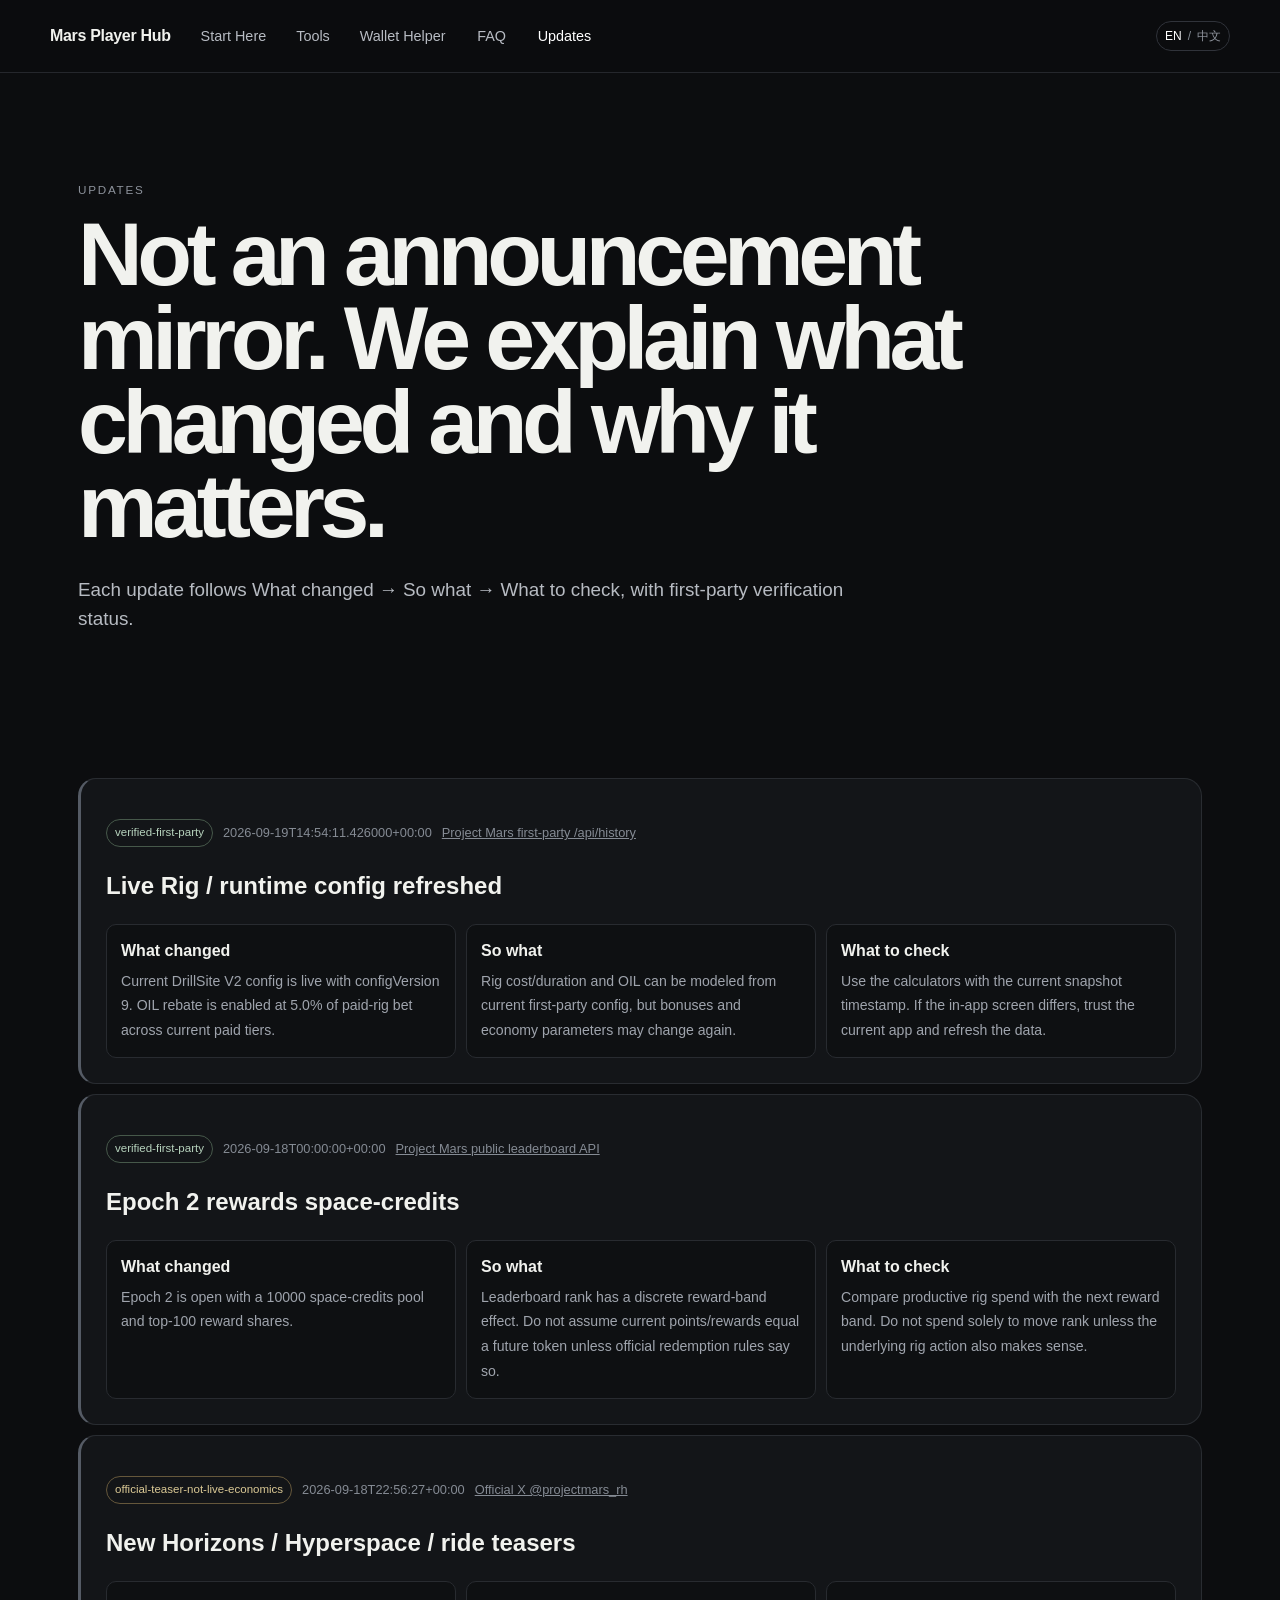
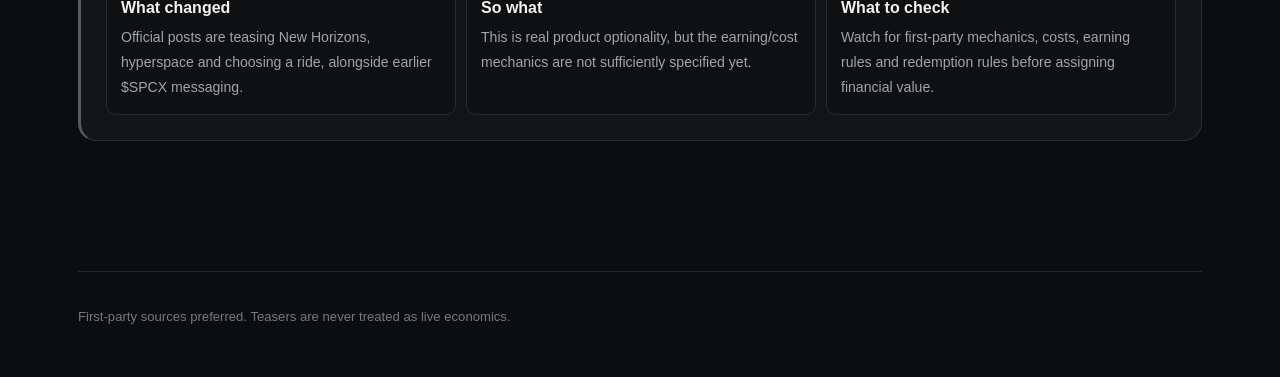
<file: updates.html>
<!doctype html><html lang="zh-CN"><head><meta charset="utf-8"><meta name="viewport" content="width=device-width,initial-scale=1"><title>Updates — Mars Player Hub</title><link rel="stylesheet" href="./styles.css"></head><body>
<header class="nav"><a class="brand" href="./">Mars Player Hub</a><nav aria-label="主导航"><a href="./start.html">新手入门</a><a href="./tools.html">工具</a><a href="./wallet.html">钱包助手</a><a href="./faq.html">问答</a><a class="active" href="./updates.html">更新</a></nav></header>
<main class="shell"><section class="hero"><p class="eyebrow">Updates</p><h1>不搬运公告。只解释：变了什么，对你有什么影响。</h1><p class="lede">每条更新按 What changed → So what → What to check 组织，并标记是一手确认还是 teaser。</p></section><section class="section"><div id="updates-list" class="faq-list"></div></section><footer class="footer">First-party sources preferred. Teasers are never treated as live economics.</footer></main><script type="module" src="./updates.mjs"></script><script type="module" src="./analytics.mjs"></script></body></html>
</file>
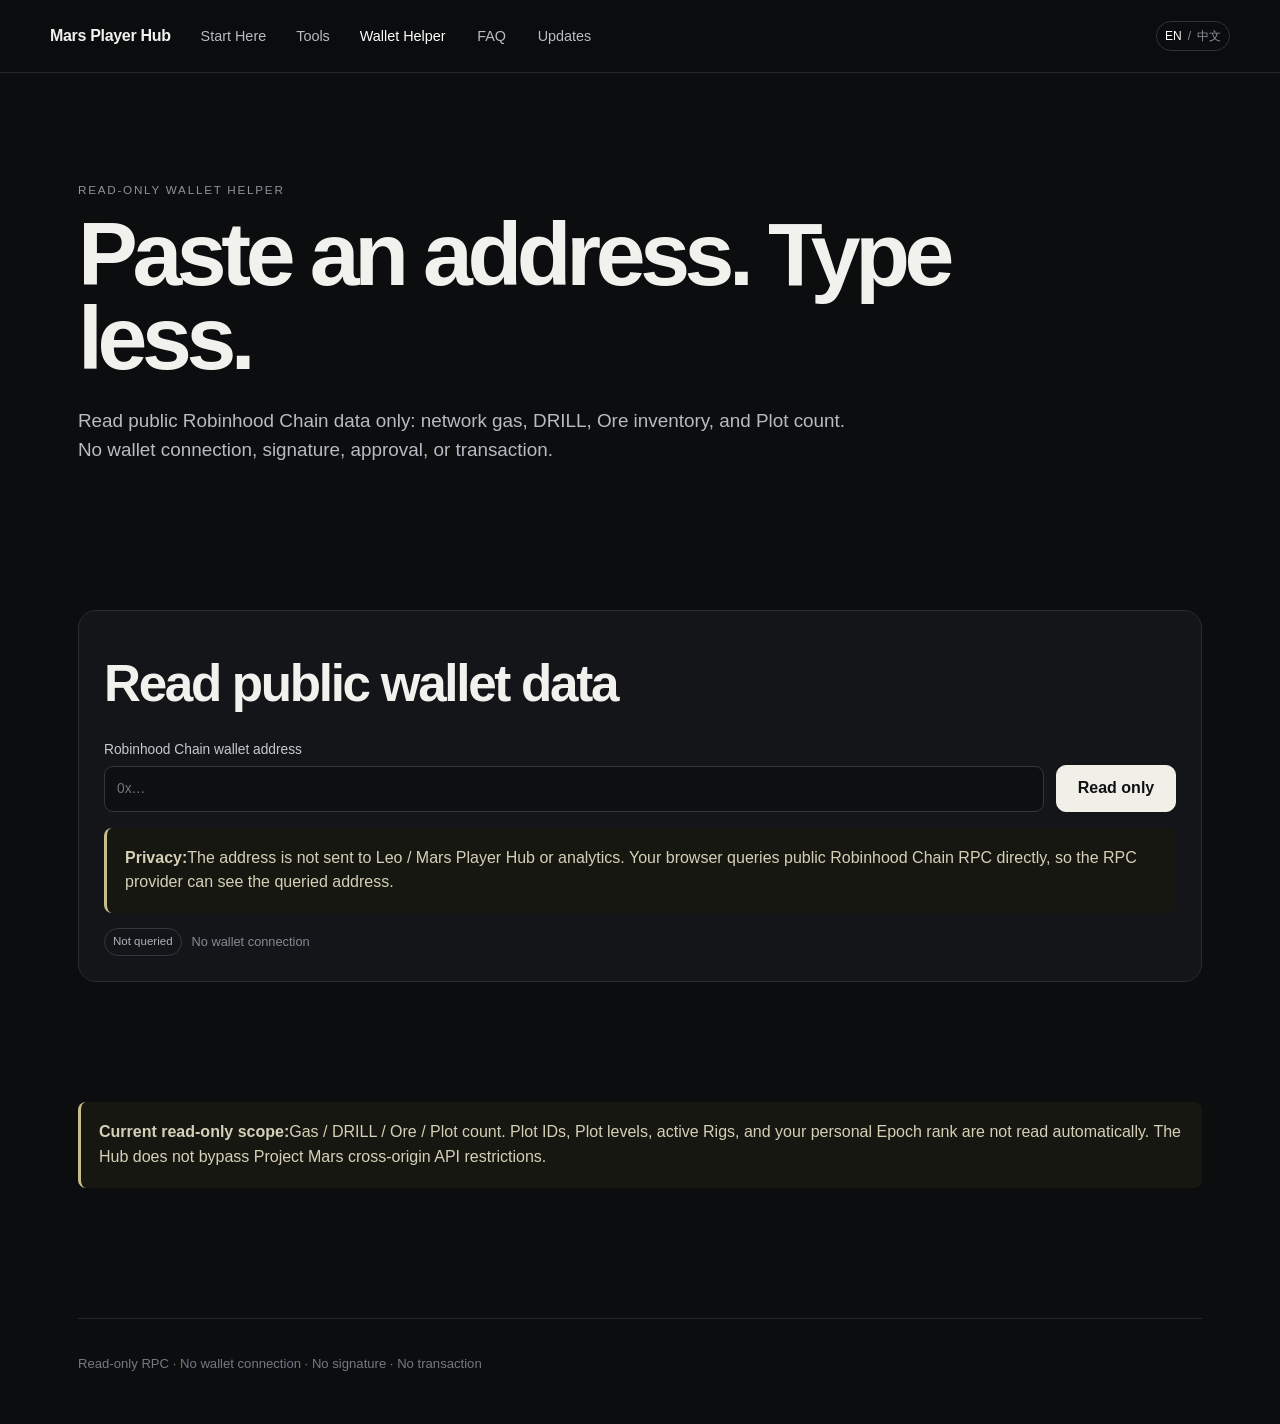
<file: wallet.html>
<!doctype html><html lang="zh-CN"><head><meta charset="utf-8"><meta name="viewport" content="width=device-width,initial-scale=1"><title>钱包助手 — Mars Player Hub</title><link rel="stylesheet" href="./styles.css"></head><body>
<header class="nav"><a class="brand" href="./">Mars Player Hub</a><nav aria-label="主导航"><a href="./start.html">新手入门</a><a href="./tools.html">工具</a><a class="active" href="./wallet.html">钱包助手</a><a href="./faq.html">问答</a><a href="./updates.html">更新</a></nav></header>
<main class="shell">
<section class="hero"><p class="eyebrow">Read-only wallet helper</p><h1>贴地址，少手填一点。</h1><p class="lede">只读 Robinhood Chain 公开链上数据：网络 Gas、DRILL、矿石（Ore）库存和持有地块（Plot）数量。不连接钱包，不签名，不授权，不发交易。</p></section>

<section class="section"><div class="panel">
  <h2 class="section-title">读取钱包公开数据</h2>
  <form id="wallet-form" class="wallet-form">
    <label>Robinhood Chain 钱包地址<input id="wallet-address" name="address" type="text" inputmode="text" autocomplete="off" spellcheck="false" placeholder="0x…" required></label>
    <button id="wallet-read" class="btn primary" type="submit">只读查询</button>
  </form>
  <div class="callout wallet-privacy"><strong>隐私说明：</strong>地址不会发送给 Leo / Mars Player Hub 后端，也不会进入 analytics。为了读取公开链上余额，浏览器会把查询直接发送到公共 Robinhood Chain RPC；RPC 服务因此会看到被查询的地址。</div>
  <div id="wallet-status" class="sourcebar"><span class="badge">未查询</span><span>无需连接钱包</span></div>
</div></section>

<section id="wallet-result-section" class="section" hidden>
  <p class="eyebrow">Wallet snapshot</p><h2 class="section-title">你的公开链上快照</h2>
  <div class="grid">
    <article class="card"><span class="tag">网络 Gas</span><div id="wallet-native" class="metric">—</div><p>Robinhood Chain 原生 Gas 余额。</p></article>
    <article class="card"><span class="tag">DRILL</span><div id="wallet-drill" class="metric">—</div><p>钱包当前 DRILL 余额。</p></article>
    <article class="card"><span class="tag">地块（Plot）</span><div id="wallet-plots" class="metric">—</div><p>只读 ERC-721 持有数量；暂不自动枚举 Plot ID / 等级。</p></article>
  </div>

  <div class="panel wallet-ore-panel">
    <h2>矿石（Ore）库存</h2>
    <p class="muted">只显示链上 ERC-1155 余额。没有可靠中文专名的矿石继续保留 Ore 编号；Core Blue 保留官方英文。</p>
    <div class="table-wrap"><table><thead><tr><th>材料</th><th>余额</th></tr></thead><tbody id="wallet-ore-body"></tbody></table></div>
    <div class="actions">
      <button id="wallet-prefill" class="btn primary" type="button">带入升级工具（本次会话）</button>
      <button id="wallet-copy" class="btn" type="button">复制库存摘要</button>
      <a class="btn ghost" href="./tools.html#upgrade">打开升级工具</a>
    </div>
    <p class="helper">“带入升级工具”只写入当前浏览器标签页的 sessionStorage。关闭标签页后自然失效；不会写入 analytics，也不会发送到 Hub 后端。</p>
  </div>
</section>

<section class="section"><div class="callout"><strong>当前自动读取范围：</strong>Gas / DRILL / Ore / Plot 数量。Plot ID、Plot Level、当前 Rig、Epoch 自己的名次仍不自动读取；Project Mars 一手 API 不允许独立站跨域直连，我们不绕过它。</div></section>
<footer class="footer">Read-only RPC · No wallet connection · No signature · No transaction</footer>
</main><script type="module" src="./wallet.mjs"></script><script type="module" src="./analytics.mjs"></script></body></html>
</file>
<file: styles.css>
*{box-sizing:border-box}html{scroll-behavior:smooth}body{margin:0;font-family:Inter,-apple-system,BlinkMacSystemFont,"Segoe UI",sans-serif;background:#0c0d0f;color:#f1f2ee;line-height:1.55}a{color:inherit}.nav{position:sticky;top:0;z-index:20;display:flex;align-items:center;justify-content:space-between;gap:24px;padding:16px max(22px,calc((100vw - 1180px)/2));background:rgba(12,13,15,.9);backdrop-filter:blur(18px);border-bottom:1px solid #25272c}.brand{text-decoration:none;font-weight:800;letter-spacing:-.02em}.brand small{color:#8d929b;font-weight:500;margin-left:8px}.nav nav{display:flex;align-items:center;gap:18px}.nav nav a{font-size:.9rem;text-decoration:none;color:#b8bcc3}.nav nav a:hover,.nav nav a.active{color:#fff}.lang-switch{margin-left:auto;display:flex;align-items:center;gap:6px;padding:5px 8px;border:1px solid #30333a;border-radius:999px;font-size:.75rem;color:#858b94;white-space:nowrap}.lang-switch a{text-decoration:none;color:#8f949d}.lang-switch a.active,.lang-switch a:hover{color:#fff}.shell{max-width:1180px;margin:auto;padding:0 28px}.hero{padding:96px 0 66px;max-width:920px}.eyebrow{font-size:.73rem;letter-spacing:.15em;text-transform:uppercase;color:#8d929b}.hero h1{font-size:clamp(3.2rem,7vw,6.7rem);line-height:.94;letter-spacing:-.06em;margin:13px 0 26px}.lede{max-width:780px;color:#b7bbc2;font-size:1.18rem}.actions{display:flex;gap:12px;flex-wrap:wrap;margin-top:26px}.btn{display:inline-flex;justify-content:center;align-items:center;min-height:44px;padding:10px 16px;border:1px solid #33363c;border-radius:10px;background:#17191d;color:#f7f7f4;text-decoration:none;font:inherit;cursor:pointer}.btn.primary{background:#f0efe8;color:#111;border-color:#f0efe8;font-weight:750}.btn.ghost{background:transparent}.btn:disabled{opacity:.45;cursor:not-allowed}.section{padding:60px 0}.section-title{font-size:clamp(2rem,4vw,3.2rem);letter-spacing:-.045em;margin:8px 0 16px}.muted{color:#90959e}.grid{display:grid;grid-template-columns:repeat(3,1fr);gap:16px}.grid.two{grid-template-columns:repeat(2,1fr)}.card,.panel,.tool,.notice{border:1px solid #292c31;background:#131518;border-radius:18px;padding:25px}.card h3,.tool h2{margin:6px 0 10px;letter-spacing:-.03em}.card p,.tool p{color:#aeb2ba}.metric{font-size:2rem;font-weight:800;letter-spacing:-.04em}.tag,.badge{display:inline-flex;padding:4px 8px;border:1px solid #34373e;border-radius:999px;font-size:.72rem;color:#adb1b8}.badge.good{border-color:#46584a;color:#b7d3bd}.badge.warn{border-color:#65573b;color:#dbc995}.steps{counter-reset:step;display:grid;gap:12px}.step{display:grid;grid-template-columns:44px 1fr;gap:14px;align-items:start;padding:18px;border:1px solid #292c31;border-radius:14px;background:#111316}.step:before{counter-increment:step;content:counter(step);display:grid;place-items:center;width:34px;height:34px;border-radius:50%;background:#ecebe5;color:#111;font-weight:800}.step h3{margin:2px 0 5px}.step p{margin:0;color:#aeb2ba}.split{display:grid;grid-template-columns:1fr 1fr;gap:20px}.table-wrap{overflow:auto;border:1px solid #292c31;border-radius:14px}table{width:100%;border-collapse:collapse;min-width:650px}th,td{text-align:left;padding:12px 14px;border-bottom:1px solid #25282d;font-size:.9rem}th{color:#9297a0;font-weight:600;background:#101215}tr:last-child td{border-bottom:0}.tool-grid{display:grid;grid-template-columns:repeat(2,1fr);gap:18px}.tool{min-height:100%}.tool.wide{grid-column:1/-1}.form-grid{display:grid;grid-template-columns:repeat(2,1fr);gap:12px;margin:18px 0}.form-grid.three{grid-template-columns:repeat(3,1fr)}label{display:block;color:#c6c9ce;font-size:.86rem}input,select{width:100%;margin-top:6px;padding:11px 12px;background:#0d0f11;color:#f5f5f2;border:1px solid #33363d;border-radius:9px;font:inherit}input:focus,select:focus{outline:1px solid #777d87}.result{margin-top:15px;padding:16px;border:1px solid #30343a;border-radius:12px;background:#0d0f11}.result-grid{display:grid;grid-template-columns:repeat(3,1fr);gap:10px}.result-item{padding:12px;background:#15171a;border-radius:10px}.result-item span{display:block;color:#8f949d;font-size:.76rem}.result-item strong{display:block;margin-top:4px;font-size:1.1rem}.assumption{font-size:.78rem;color:#7f858e;margin-top:10px}.requirements{display:grid;gap:8px;margin-top:14px}.req-row{display:grid;grid-template-columns:1.2fr .8fr .8fr .8fr;gap:8px;align-items:end;padding:10px;border:1px solid #282b30;border-radius:10px}.faq-controls{display:flex;gap:10px;flex-wrap:wrap;margin:22px 0}.search{flex:1;min-width:220px}.chips{display:flex;gap:7px;flex-wrap:wrap}.chip{padding:8px 11px;border:1px solid #30333a;border-radius:999px;background:#111316;color:#aeb2ba;cursor:pointer}.chip.active{background:#ecebe5;color:#111;border-color:#ecebe5}.faq-list{display:grid;gap:10px}.faq-item{border:1px solid #292c31;border-radius:12px;background:#131518;padding:17px}.faq-item h3{margin:0 0 8px}.faq-item p{margin:0;color:#aeb2ba}.update-card{border-left:3px solid #555b65}.flow{display:grid;grid-template-columns:repeat(3,1fr);gap:10px;margin-top:16px}.flow div{padding:14px;border:1px solid #282b30;border-radius:10px;background:#0e1012}.flow b{display:block;margin-bottom:5px}.flow span{color:#9fa4ad;font-size:.88rem}.disclosure{font-size:.82rem;color:#7e848d}.footer{margin-top:70px;padding:35px 0 50px;border-top:1px solid #24272c;color:#737983;font-size:.82rem}.empty{padding:30px;text-align:center;color:#8b9099}.sourcebar{display:flex;gap:10px;align-items:center;flex-wrap:wrap;margin-top:15px;color:#858b94;font-size:.8rem}.callout{padding:18px;border-left:3px solid #c6bd8a;background:#171711;border-radius:8px;color:#d4d0b8}.danger{border-left-color:#a97070;background:#1b1313;color:#dabbbb}
.nav nav a{display:inline-flex;align-items:center;min-height:40px;white-space:nowrap}.tool{scroll-margin-top:110px}.tool-jump{position:sticky;top:73px;z-index:15;display:flex;gap:8px;overflow-x:auto;padding:10px 0 12px;margin-bottom:18px;background:linear-gradient(#0c0d0f 75%,transparent);scrollbar-width:none}.tool-jump::-webkit-scrollbar{display:none}.tool-jump a{flex:0 0 auto;text-decoration:none;border:1px solid #30333a;border-radius:999px;padding:8px 13px;min-height:40px;color:#c1c5cb;background:#111316}.tool-jump a:hover{border-color:#575c65;color:#fff}.helper{font-size:.82rem;color:#858b94;margin:4px 0 14px}.advanced{margin:10px 0 16px;border:1px solid #292c31;border-radius:12px;background:#101215}.advanced summary{cursor:pointer;padding:12px 14px;color:#b8bdc5;font-size:.88rem}.advanced[open] summary{border-bottom:1px solid #272a2f}.advanced .form-grid{padding:0 14px;margin:14px 0}.advanced .helper{padding:0 14px 12px}input,select{min-height:44px}.chip{min-height:40px}.role-note{font-size:.78rem;color:#8f949d}.brand{display:flex;align-items:center;min-height:40px}.nav nav a{min-width:44px;justify-content:center;padding-left:6px;padding-right:6px}.card,.panel,.tool,.notice,.tool-grid,.split{min-width:0}.table-wrap{max-width:100%;min-width:0}.tool-grid>*{min-width:0}.path-card{text-decoration:none}.path-card strong{display:block;margin-top:14px;font-size:.9rem;color:#e6e7e2}.field-help{display:block;margin-top:6px;color:#7f858e;font-size:.76rem;line-height:1.4}[hidden]{display:none!important}.term-grid{display:grid;grid-template-columns:repeat(3,1fr);gap:12px;margin-top:24px}.term-card{border:1px solid #292c31;background:#111316;border-radius:12px;padding:16px}.term-card strong{display:block;font-size:1.05rem}.term-card span{display:block;color:#9298a1;font-size:.78rem;margin-top:2px}.term-card p{color:#aeb2ba;font-size:.84rem;margin:9px 0 0}.wallet-form{display:grid;grid-template-columns:1fr auto;gap:12px;align-items:end}.wallet-form .btn{min-width:120px}.wallet-privacy{margin-top:16px}.wallet-ore-panel{margin-top:18px}.wallet-prefill-status{margin:10px 0 14px;padding:11px 13px;border:1px solid #2f343a;border-radius:10px;background:#101215;color:#aeb4bc;font-size:.84rem}.wallet-prefill-status a{color:#e2e4df;text-decoration:none}.wallet-prefill-status strong{color:#f1f2ee}.link-button{border:0;background:transparent;color:#cfd3d9;text-decoration:underline;cursor:pointer;padding:4px 6px;font:inherit;font-size:.8rem}.link-button:hover{color:#fff}
@media(max-width:850px){.nav{flex-wrap:wrap;gap:6px;padding:11px 18px}.brand{width:auto;flex:1;padding-top:2px}.brand small{display:none}.lang-switch{margin-left:0}.nav nav{order:3;display:flex;width:100%;overflow-x:auto;gap:8px;scrollbar-width:none;padding:1px 0}.nav nav::-webkit-scrollbar{display:none}.nav nav a{min-height:42px}.grid,.grid.two,.split,.tool-grid,.form-grid,.form-grid.three,.result-grid{grid-template-columns:1fr}.tool.wide{grid-column:auto}.req-row{grid-template-columns:1fr 1fr}.tool-jump{top:91px;margin-left:-18px;margin-right:-18px;padding-left:18px;padding-right:18px}.hero{padding-top:52px;padding-bottom:42px}.hero h1{font-size:clamp(2.7rem,13vw,4.7rem)}.shell{padding:0 18px}.flow{grid-template-columns:1fr}.actions .btn{flex:1 1 150px}.term-grid{grid-template-columns:1fr}.wallet-form{grid-template-columns:1fr}.wallet-form .btn{width:100%}}
</file>
